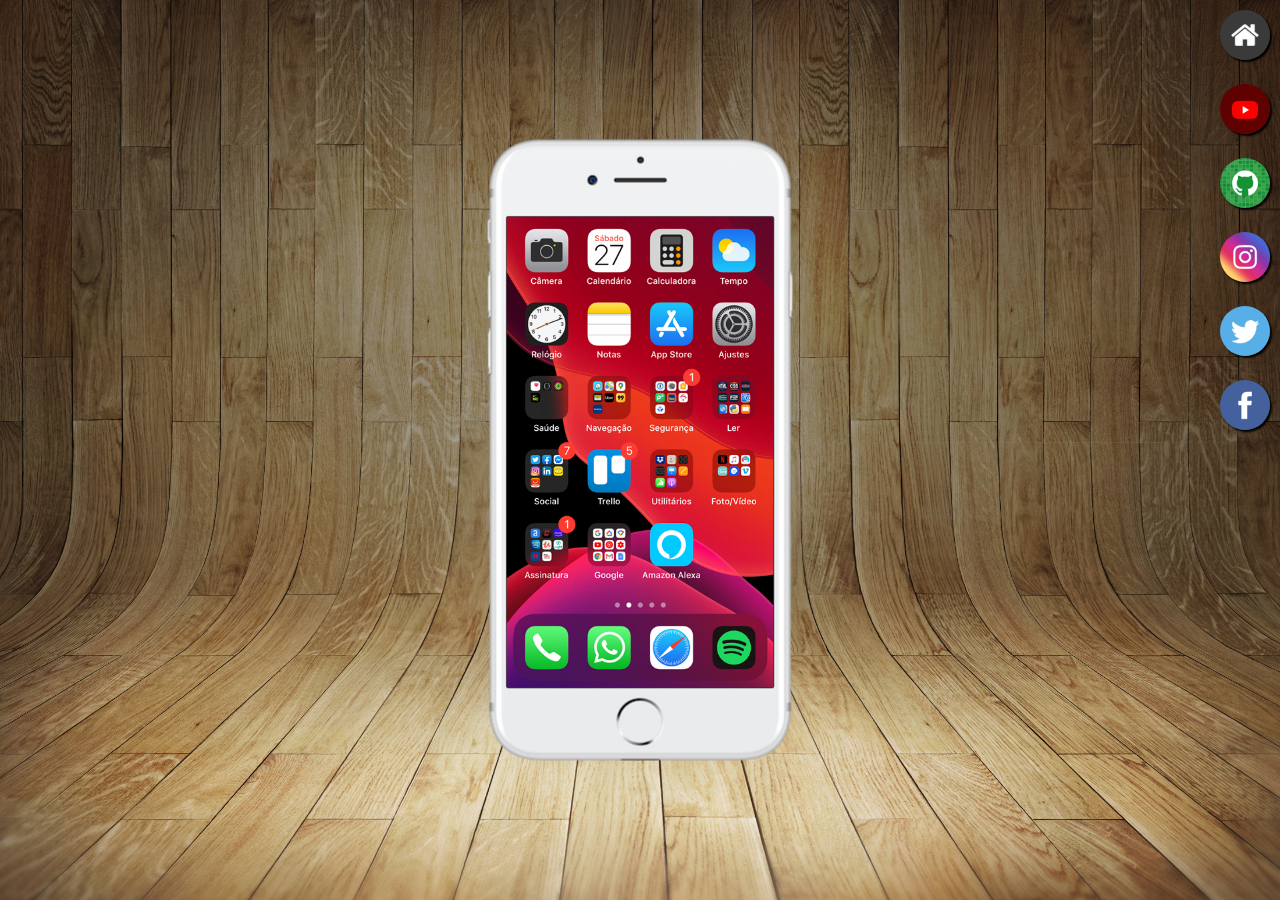
<file: index.html>
<!DOCTYPE html>
<html lang="pt-br">
<head>
    <meta charset="UTF-8">
    <meta http-equiv="X-UA-Compatible" content="IE=edge">
    <meta name="viewport" content="width=device-width, initial-scale=1.0">
    <link rel="stylesheet" href="favicon.ico">
    <link rel="stylesheet" href="estilos/style.css">
    <title>Redes Sociais</title>
</head>
<body>
    <main>
        <section id="telefone">
            <iframe src="home.html" name="tela" id="tela" frameborder="0">
                Seu navegador não é compatível com isso
            </iframe>
        </section>
        <section id="redes-sociais">
            <a href="home.html" target="tela">
                <img src="imagens/logo-home.jpg" alt="Home">
            </a><br>
            <a href="youtube.html" target="tela">
                <img src="imagens/logo-youtube.jpg" alt="">
            </a><br>
            <a href="github.html" target="tela">
                <img src="imagens/logo-github.jpg" alt="GitHub">
            </a><br>
            <a href="instagram.html" target="tela">
                <img src="imagens/logo-instagram.jpg" alt="Instagram">
            </a><br>
            <a href="twitter.html" target="tela">
                <img src="imagens/logo-twitter.jpg" alt="">
            </a><br>
            <a href="facebook.html" target="tela">
                <img src="imagens/logo-facebook.jpg" alt="">
            </a>
        </section> 
    </main>
</body>
</html>
</file>
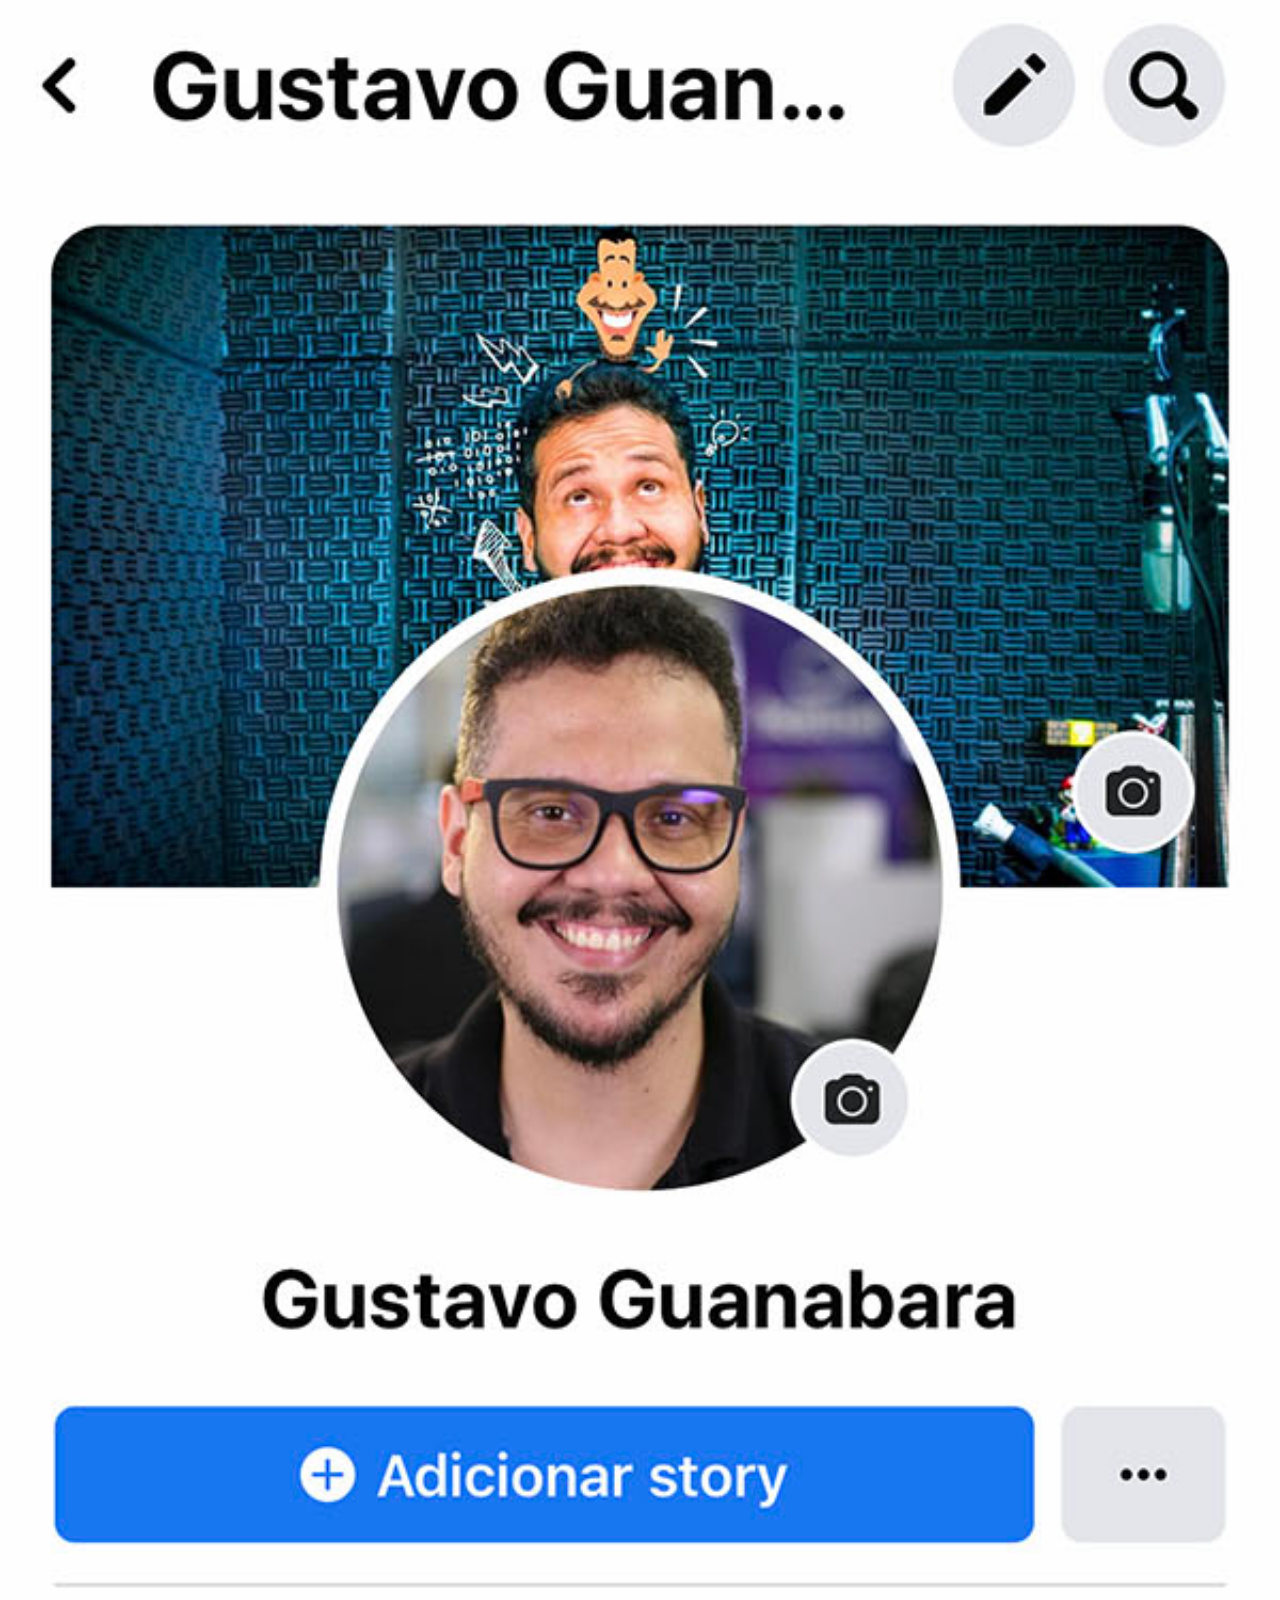
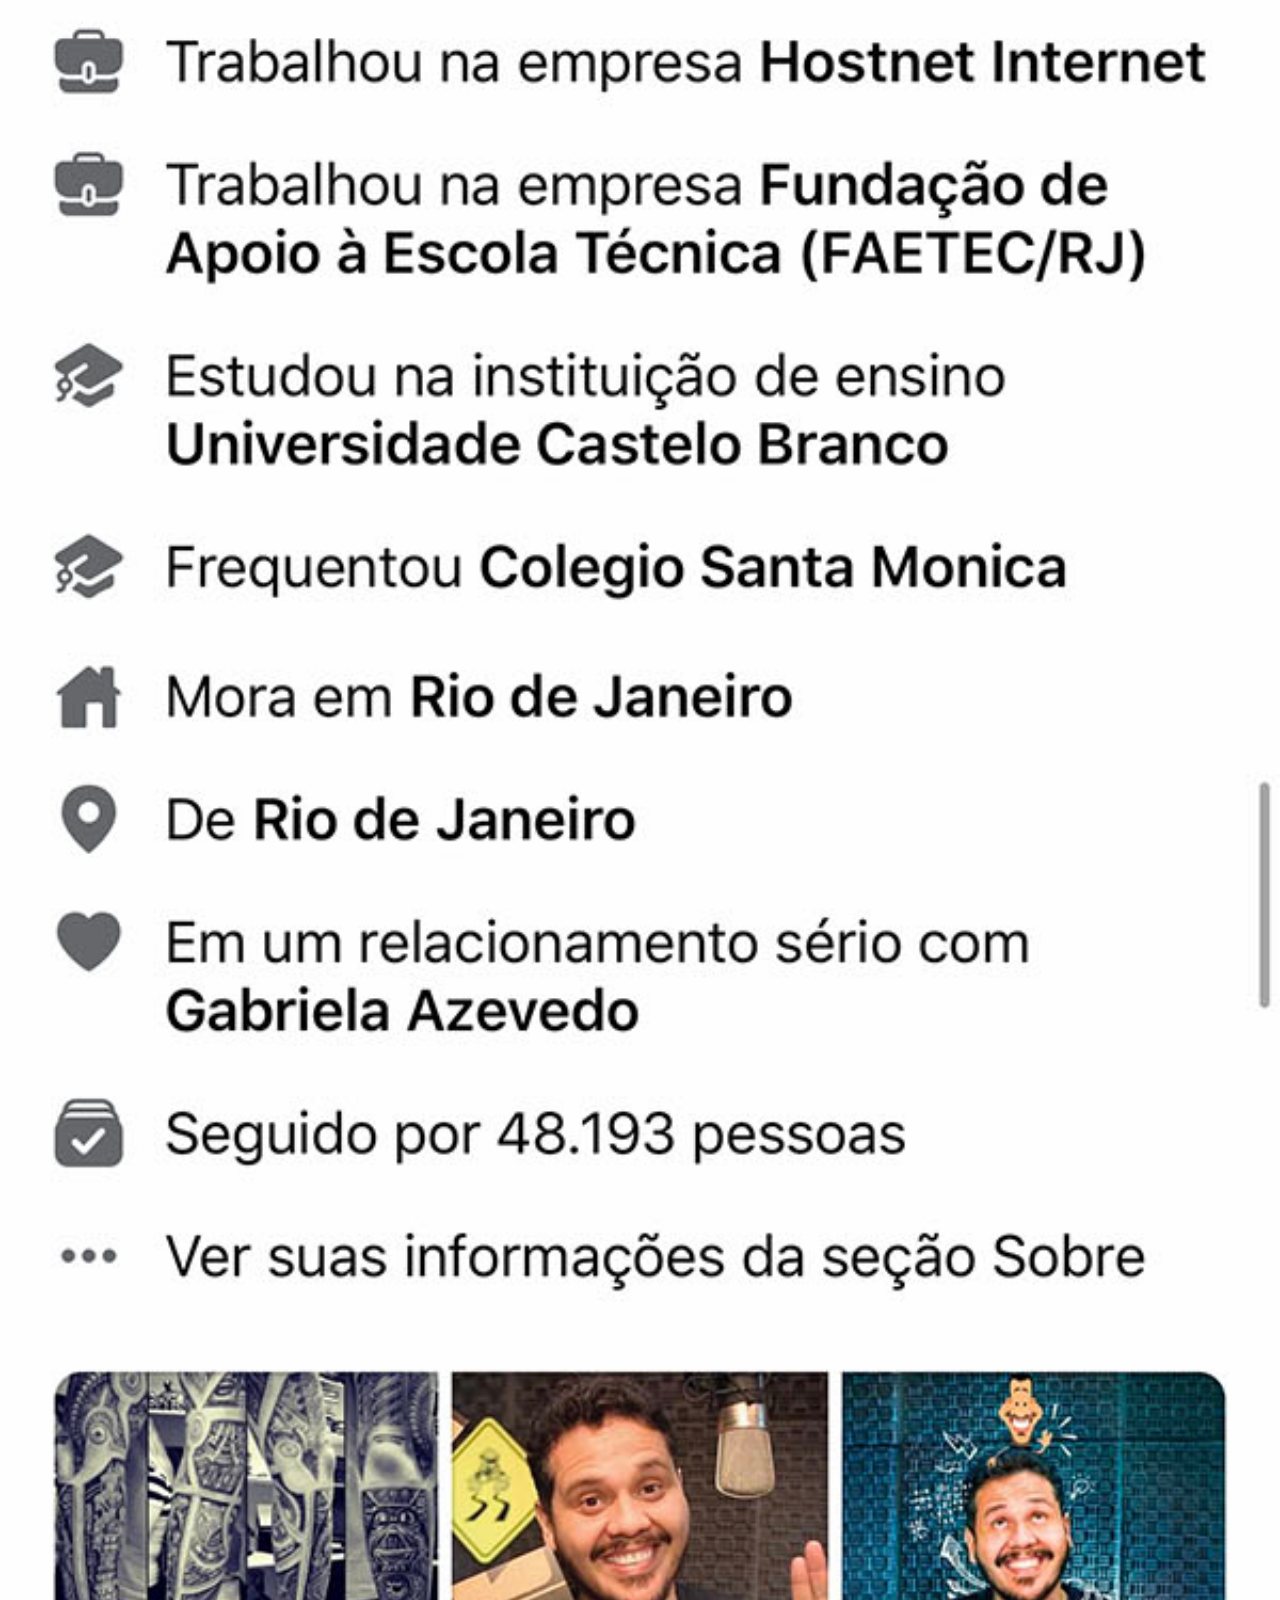
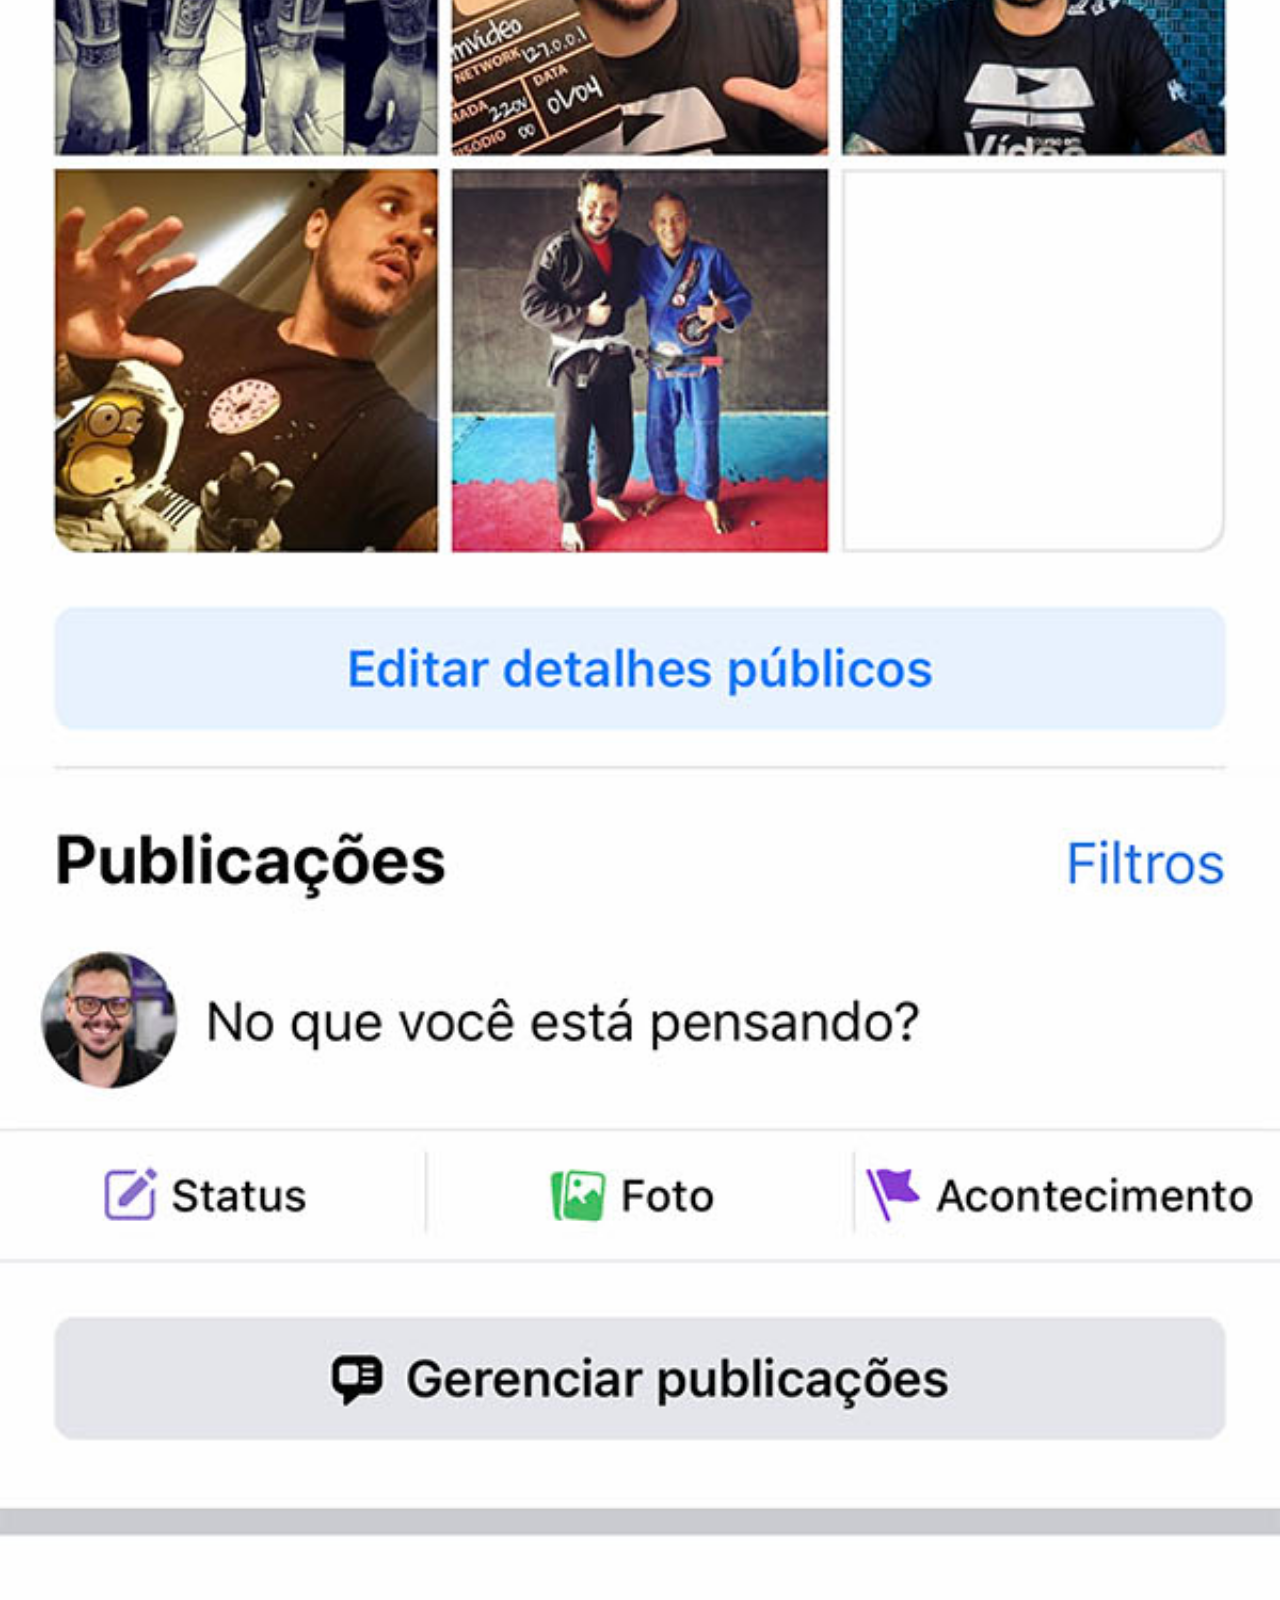
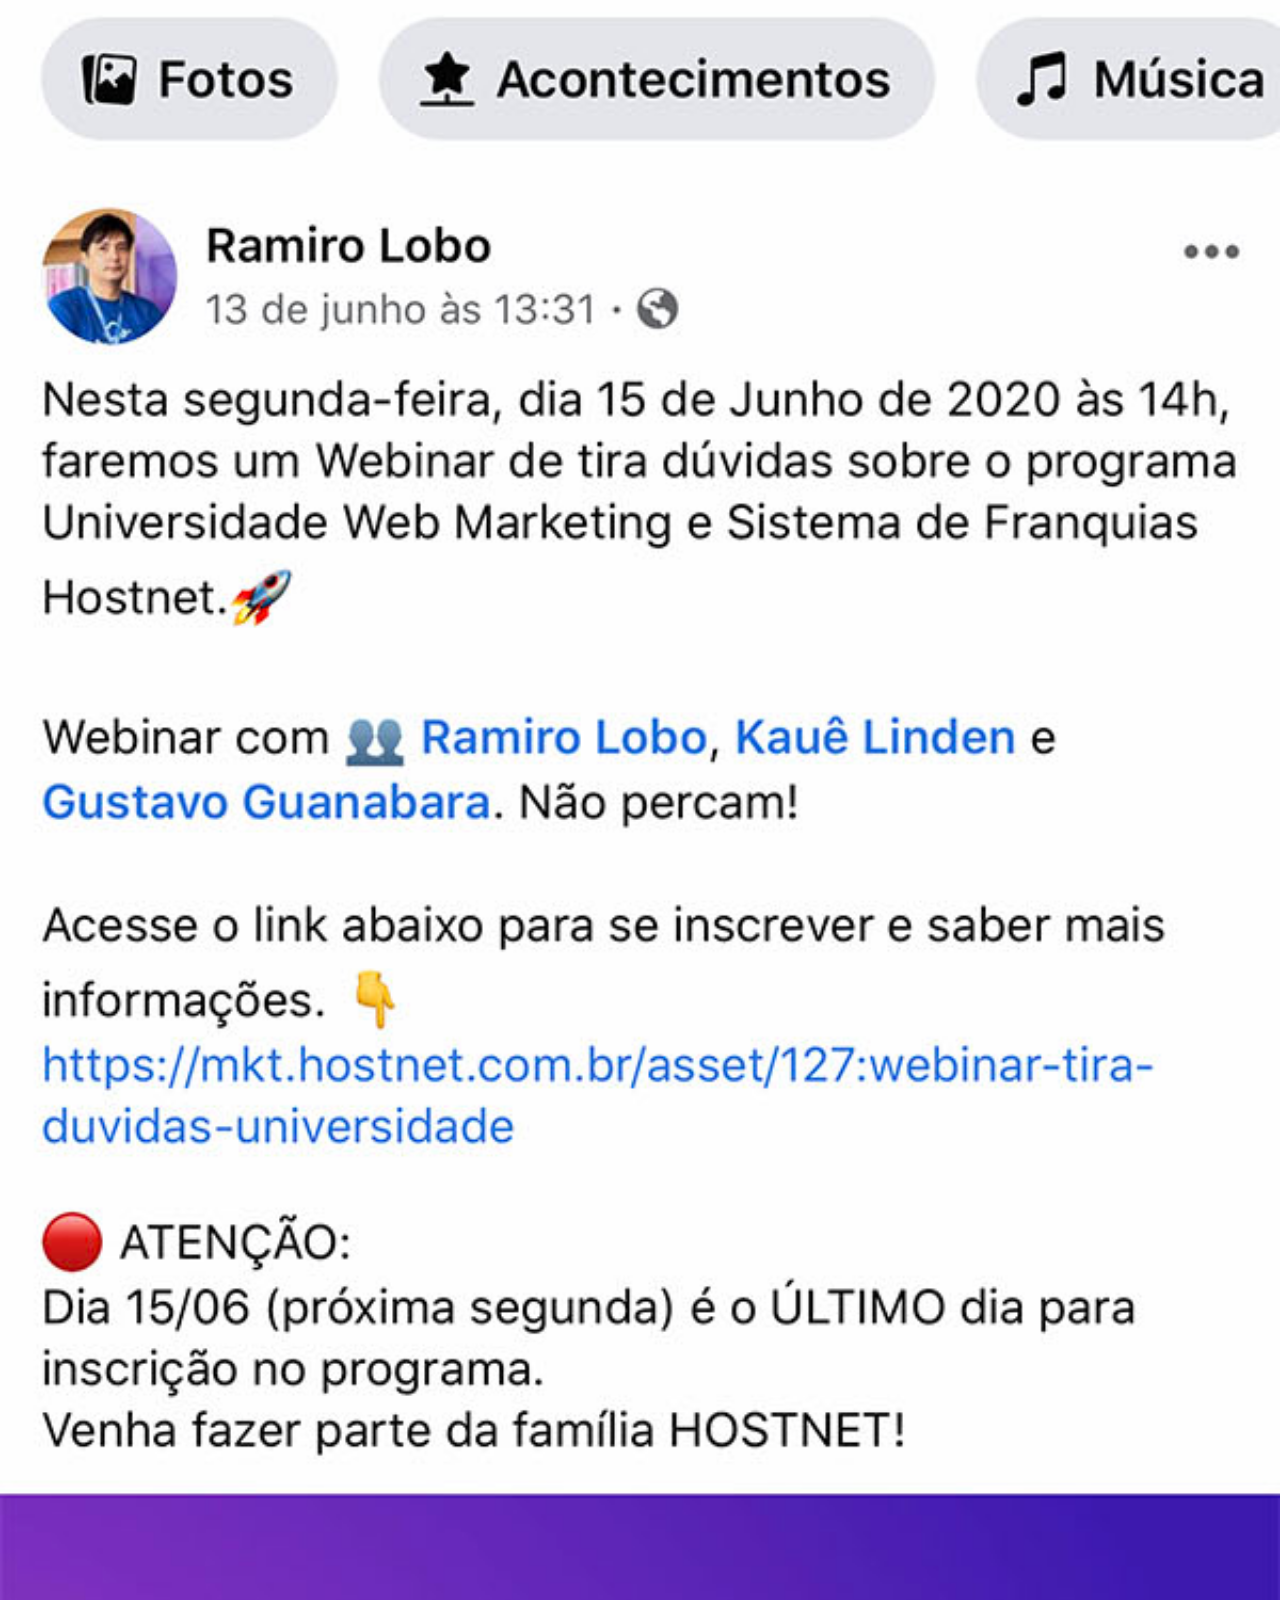
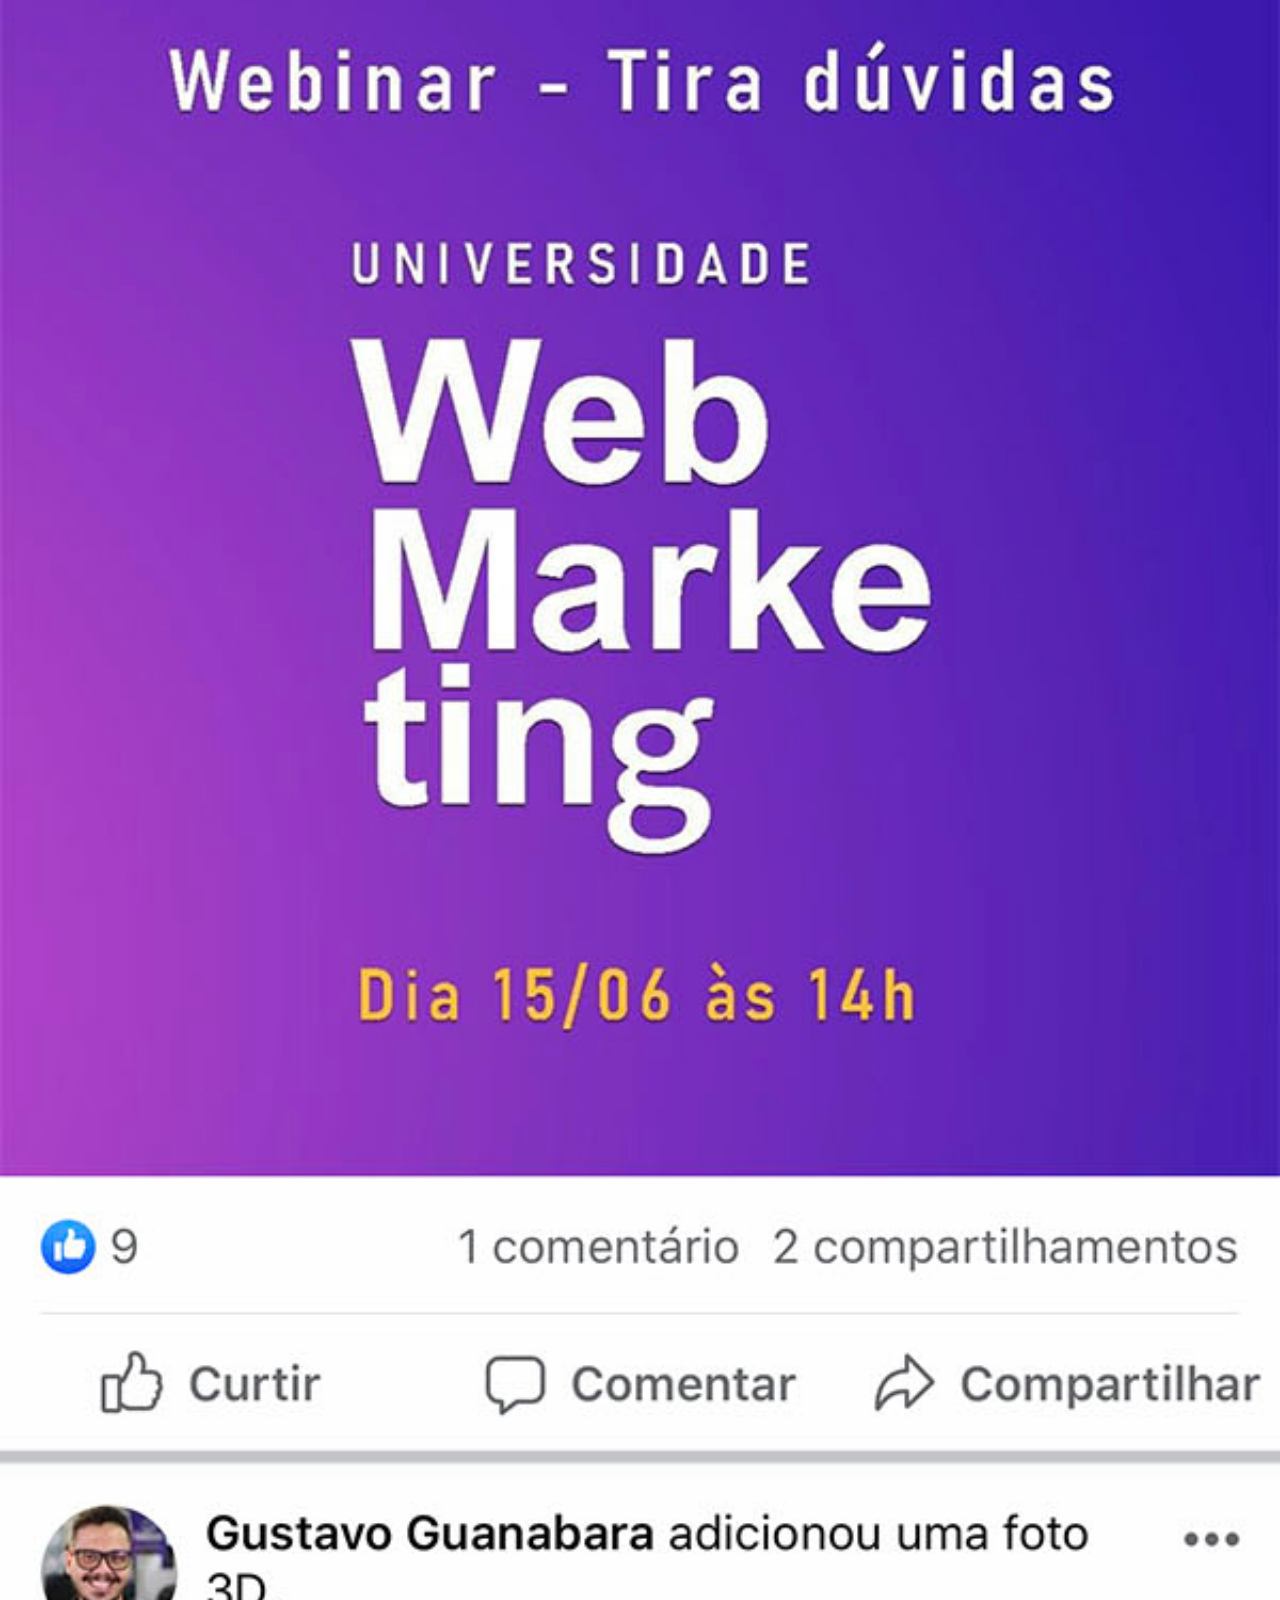
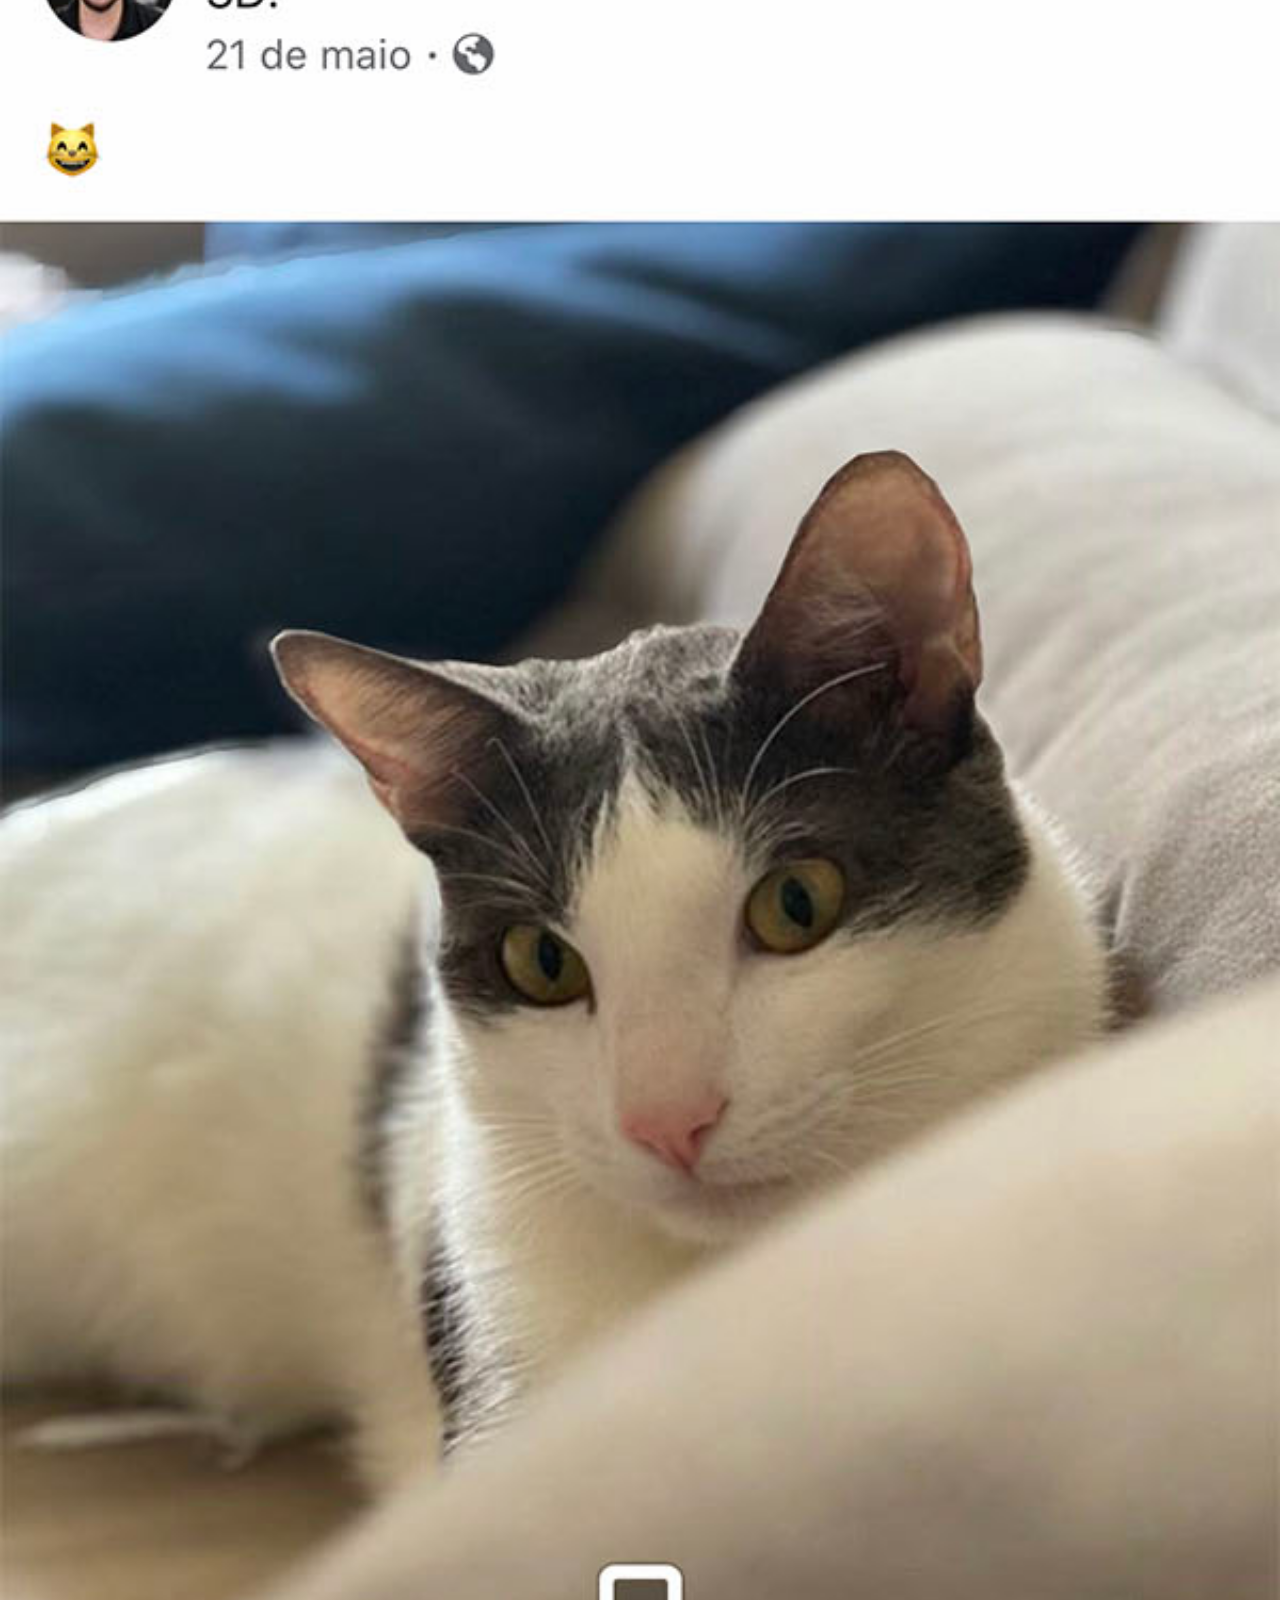
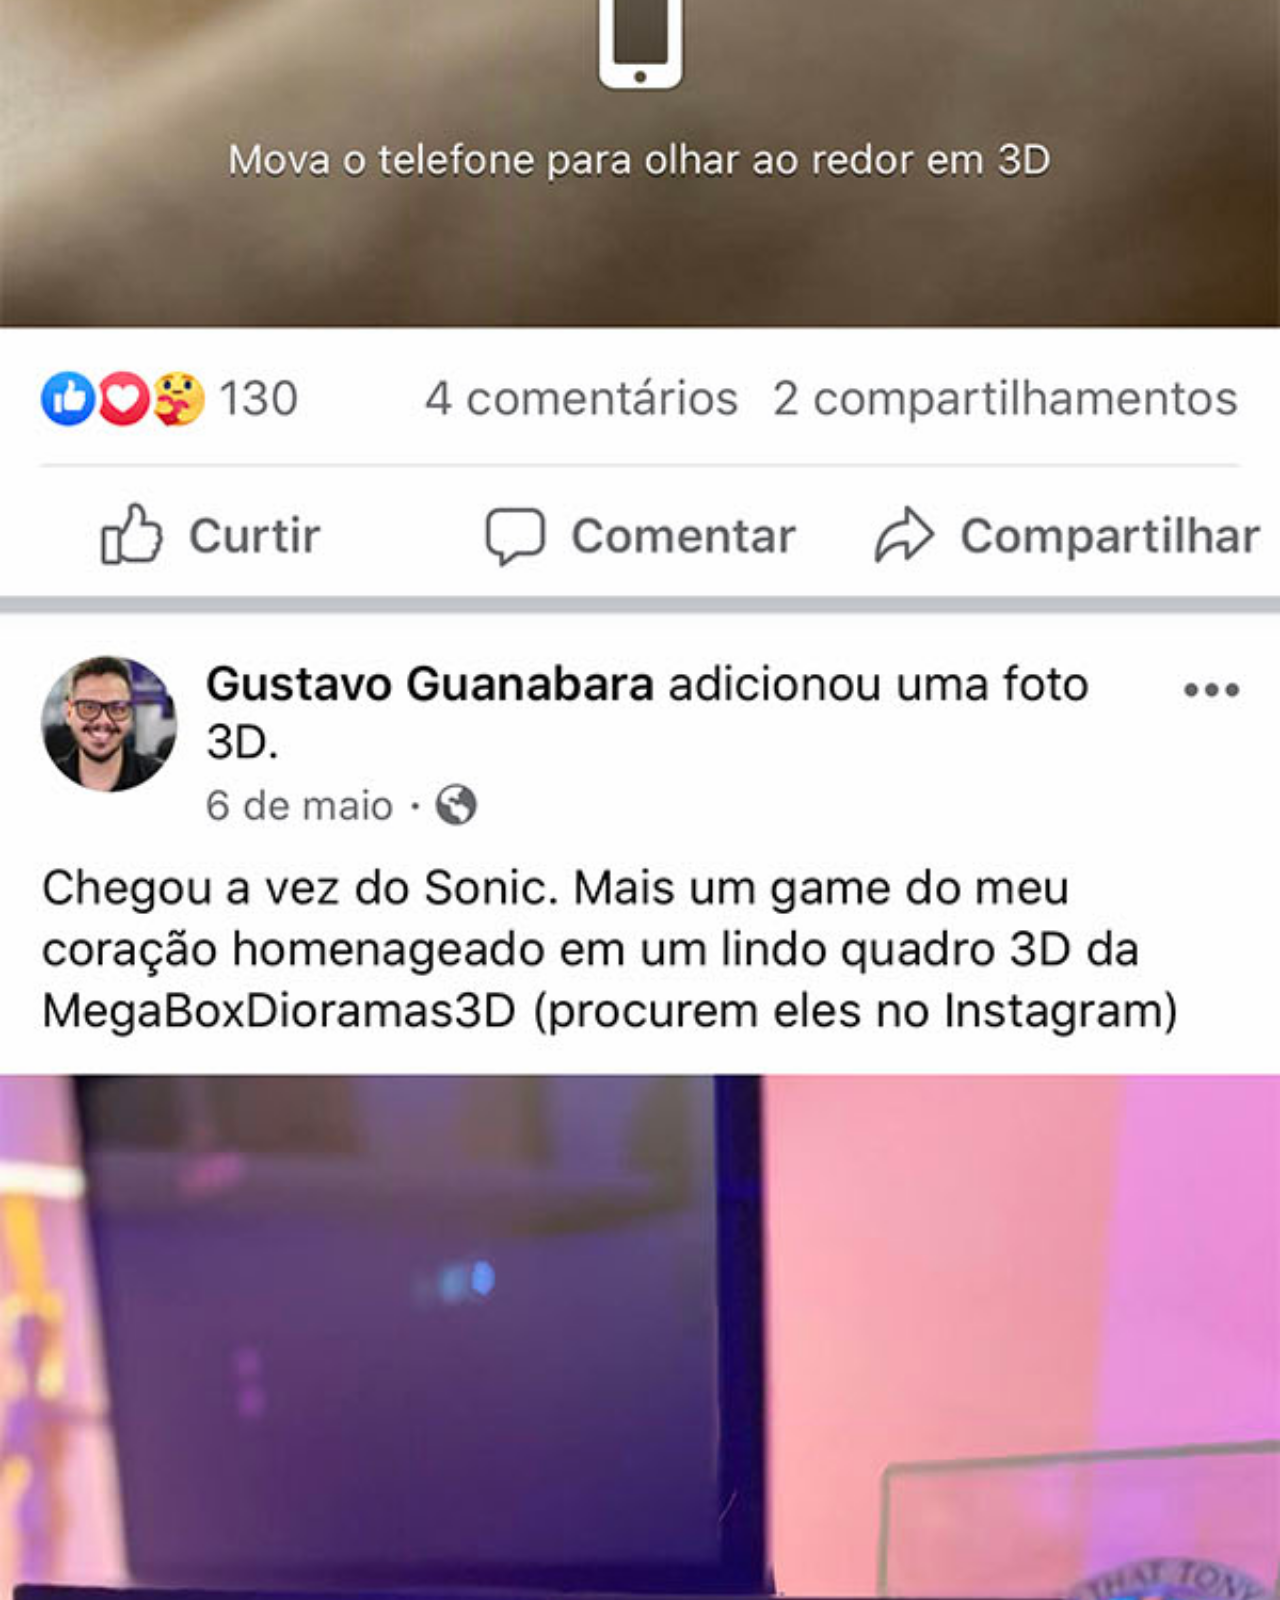
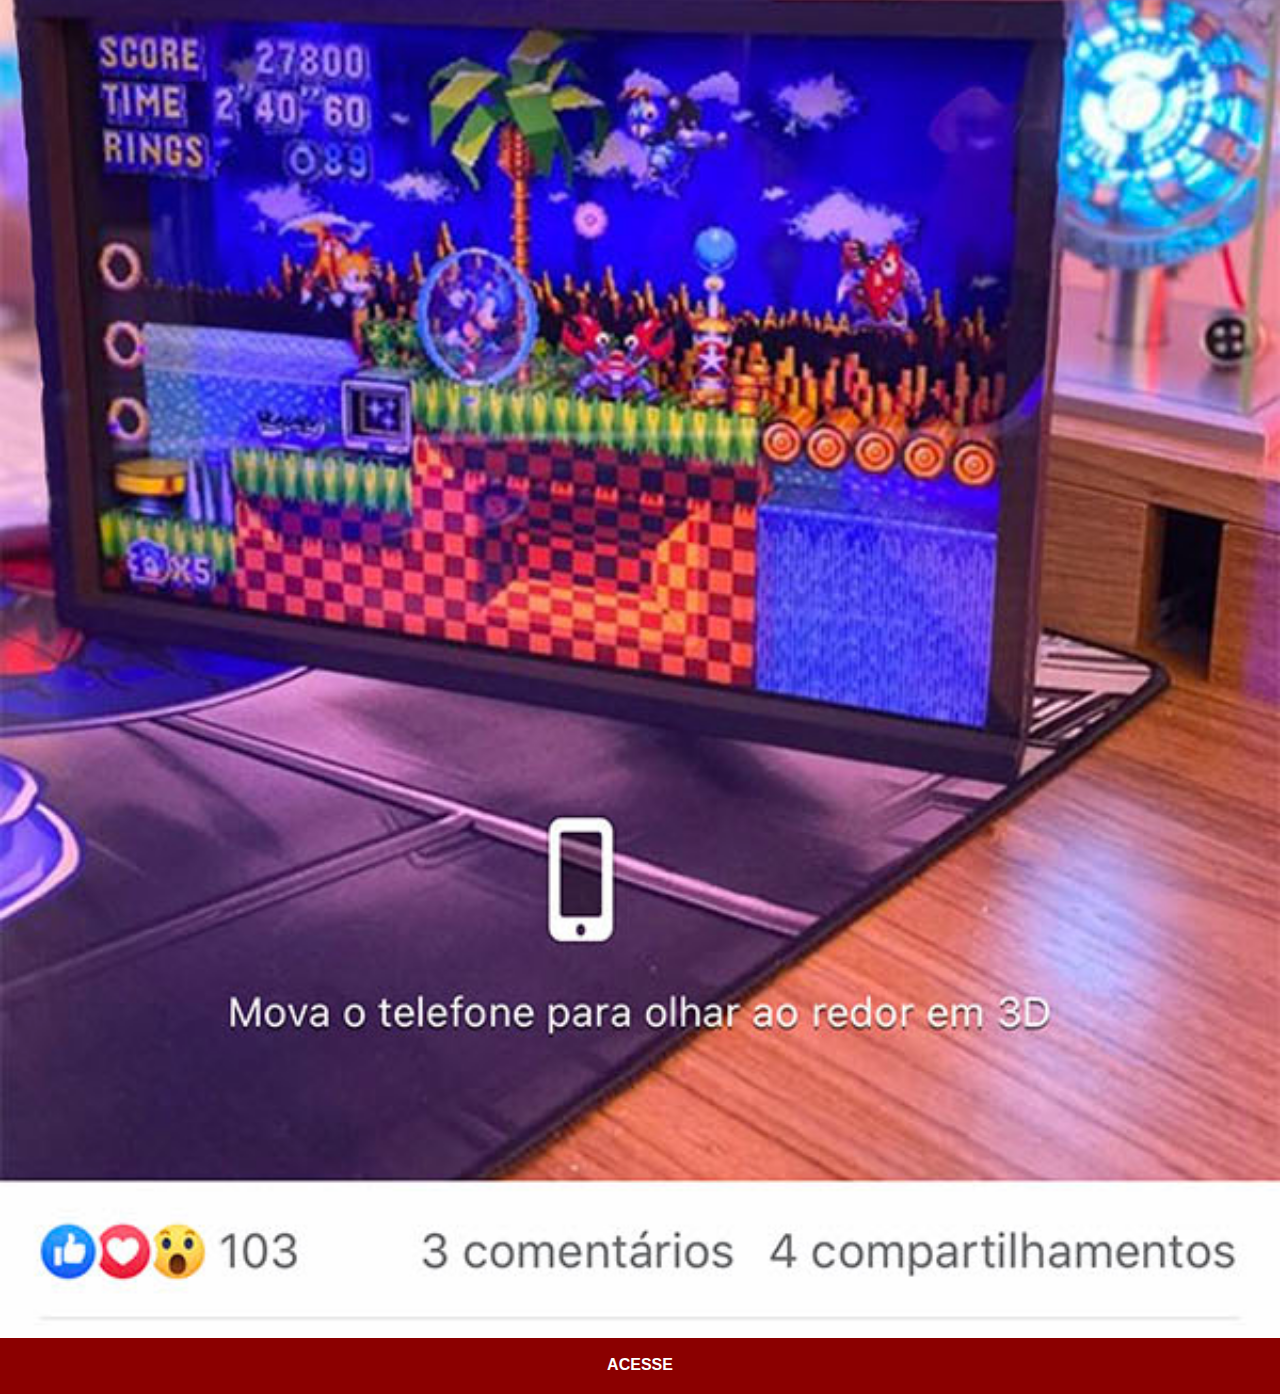
<file: facebook.html>
<!DOCTYPE html>
<html lang="pt-br">
<head>
    <meta charset="UTF-8">
    <meta http-equiv="X-UA-Compatible" content="IE=edge">
    <meta name="viewport" content="width=device-width, initial-scale=1.0">
    <link rel="stylesheet" href="estilos/social.css">
    <title>Facebook</title>
</head>
<body>
    <img src="imagens/tela-facebook.jpg" alt="facebook">
    <a href="https://pt-br.facebook.com/gustavoguanabara/" target="_blank">ACESSE</a>
</body>
</html>
</file>
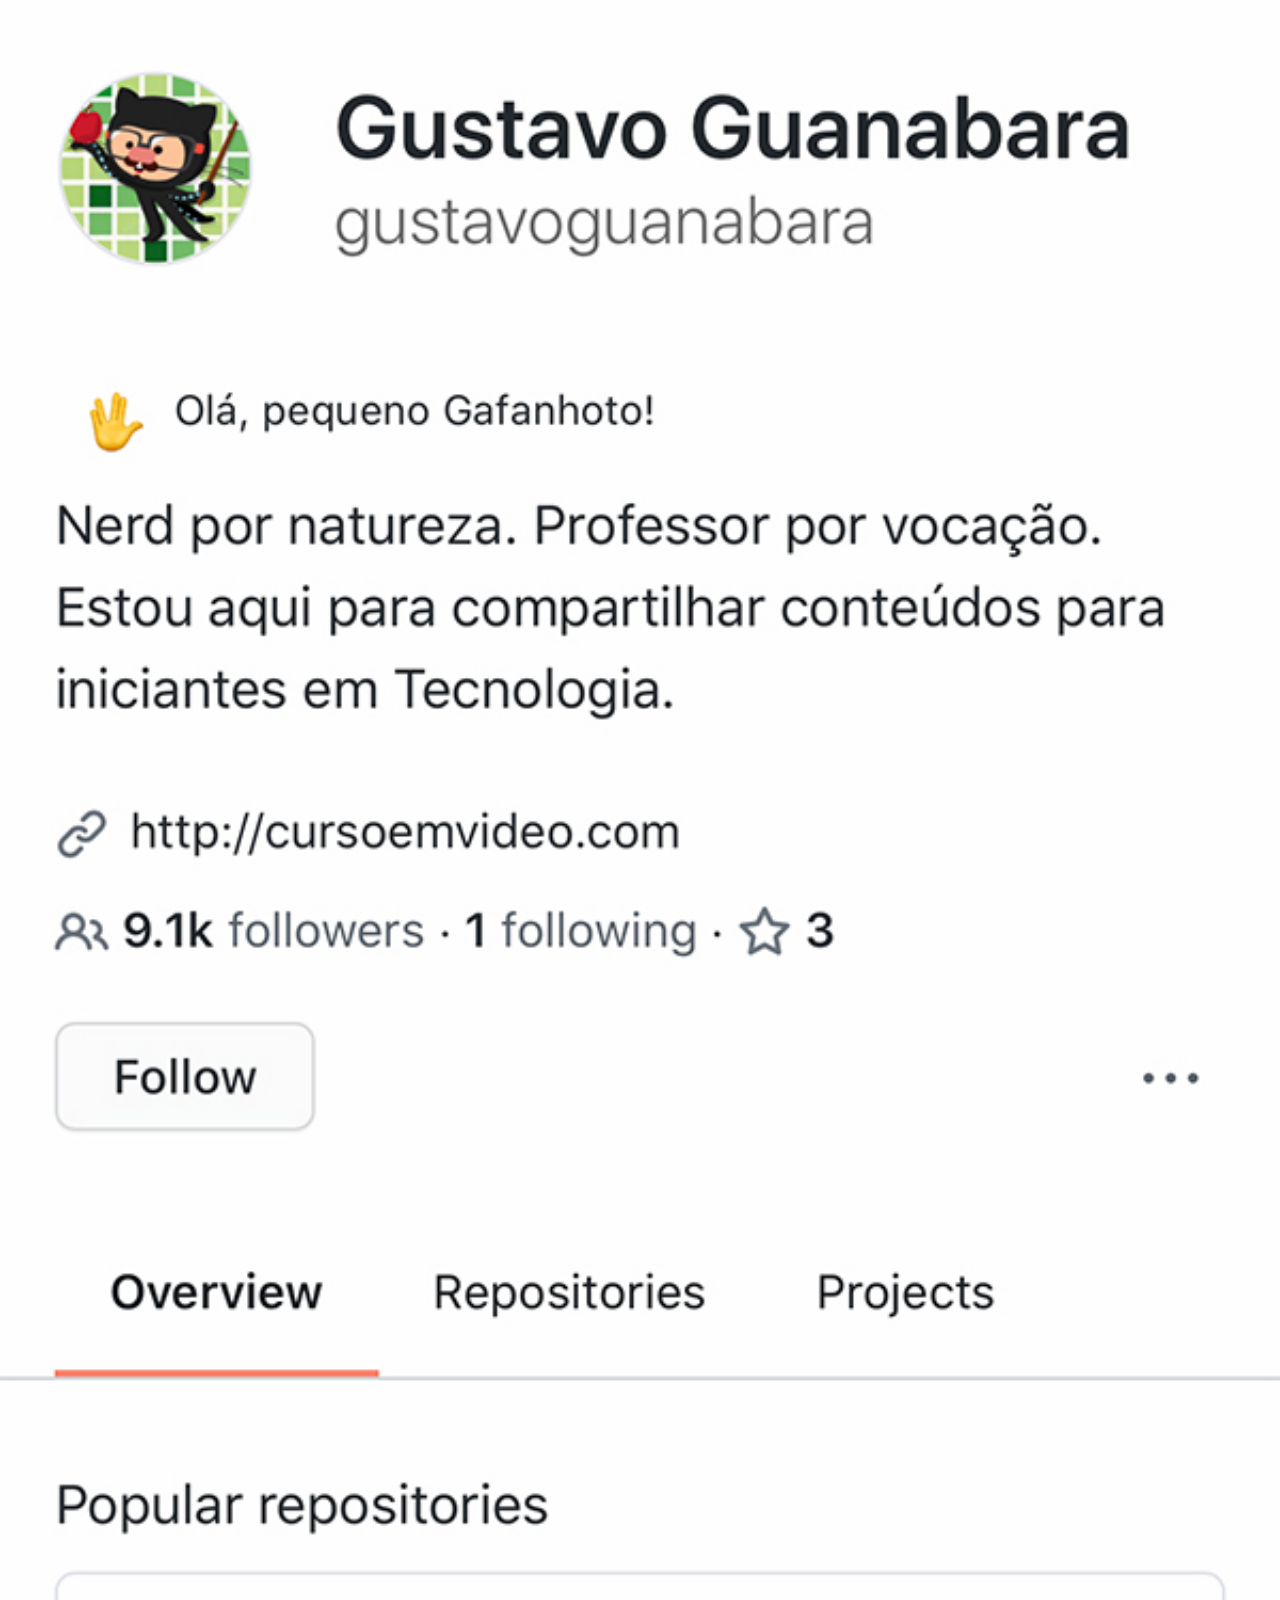
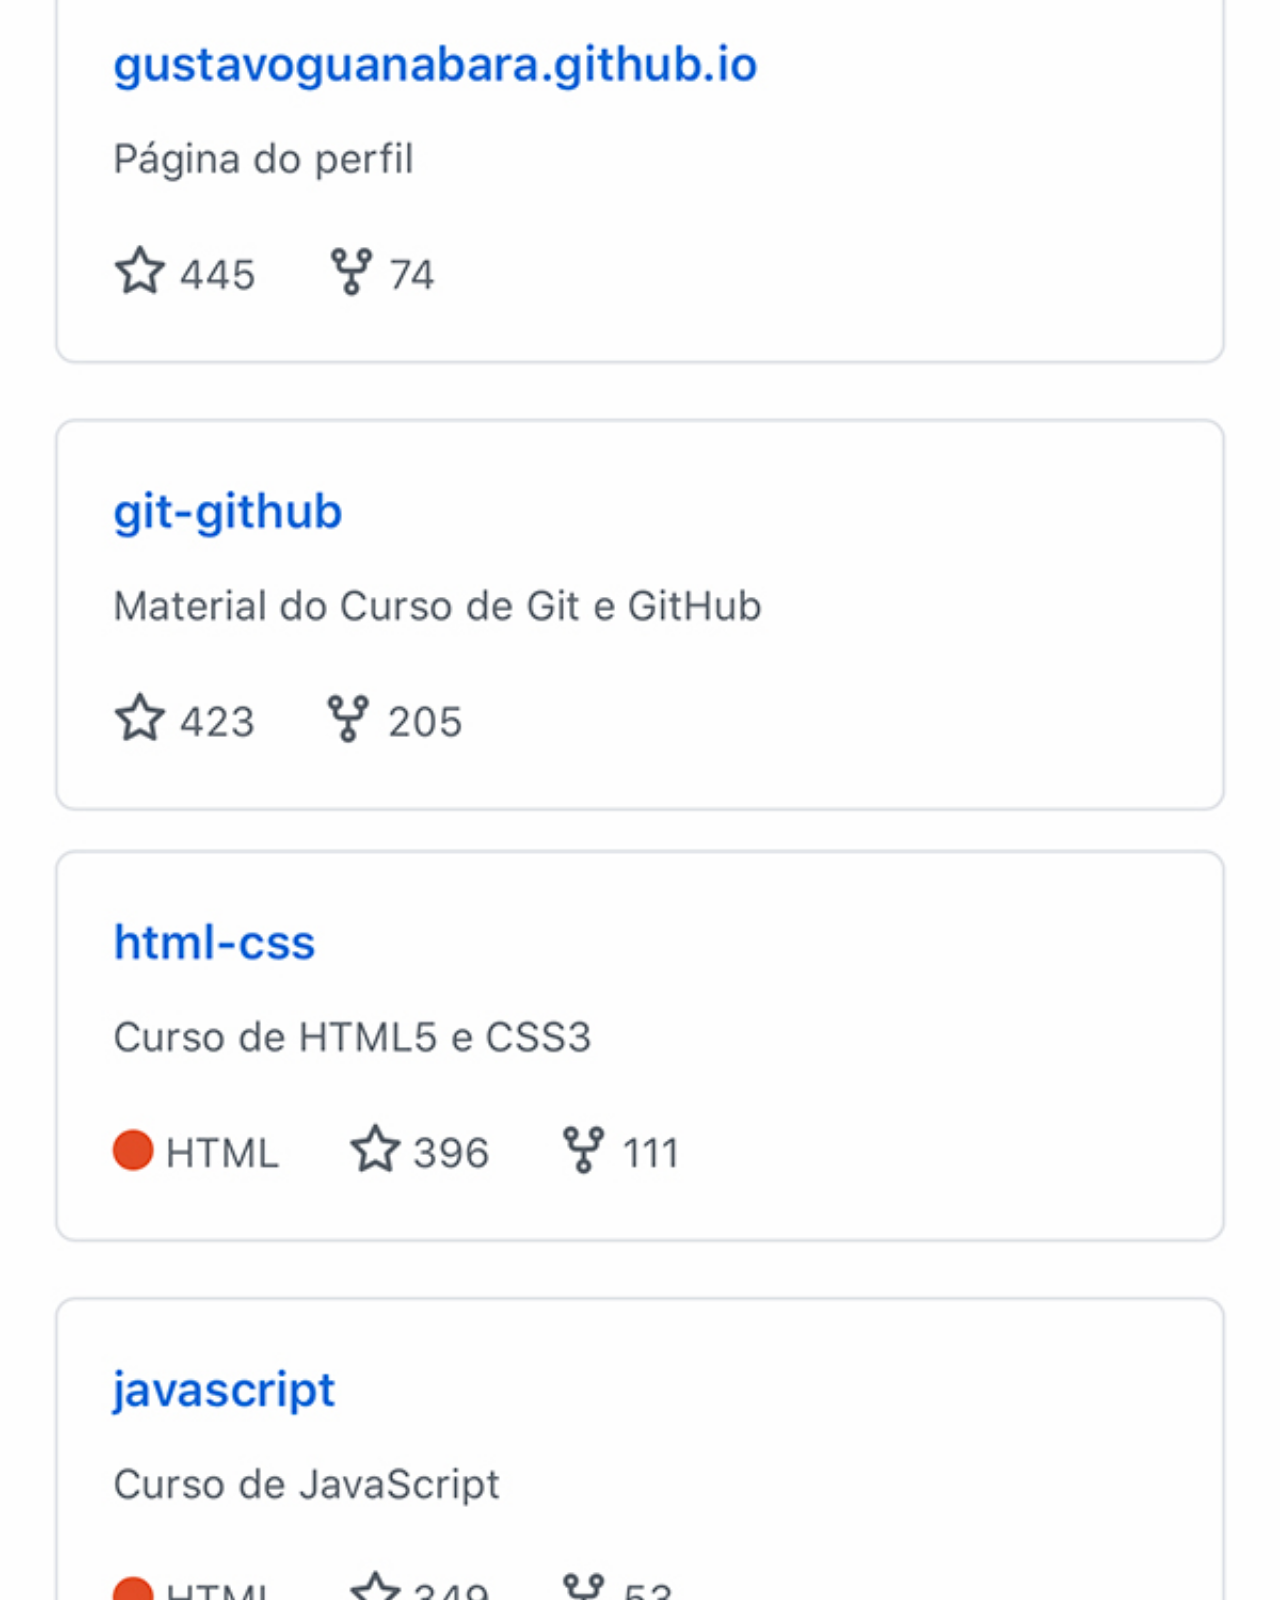
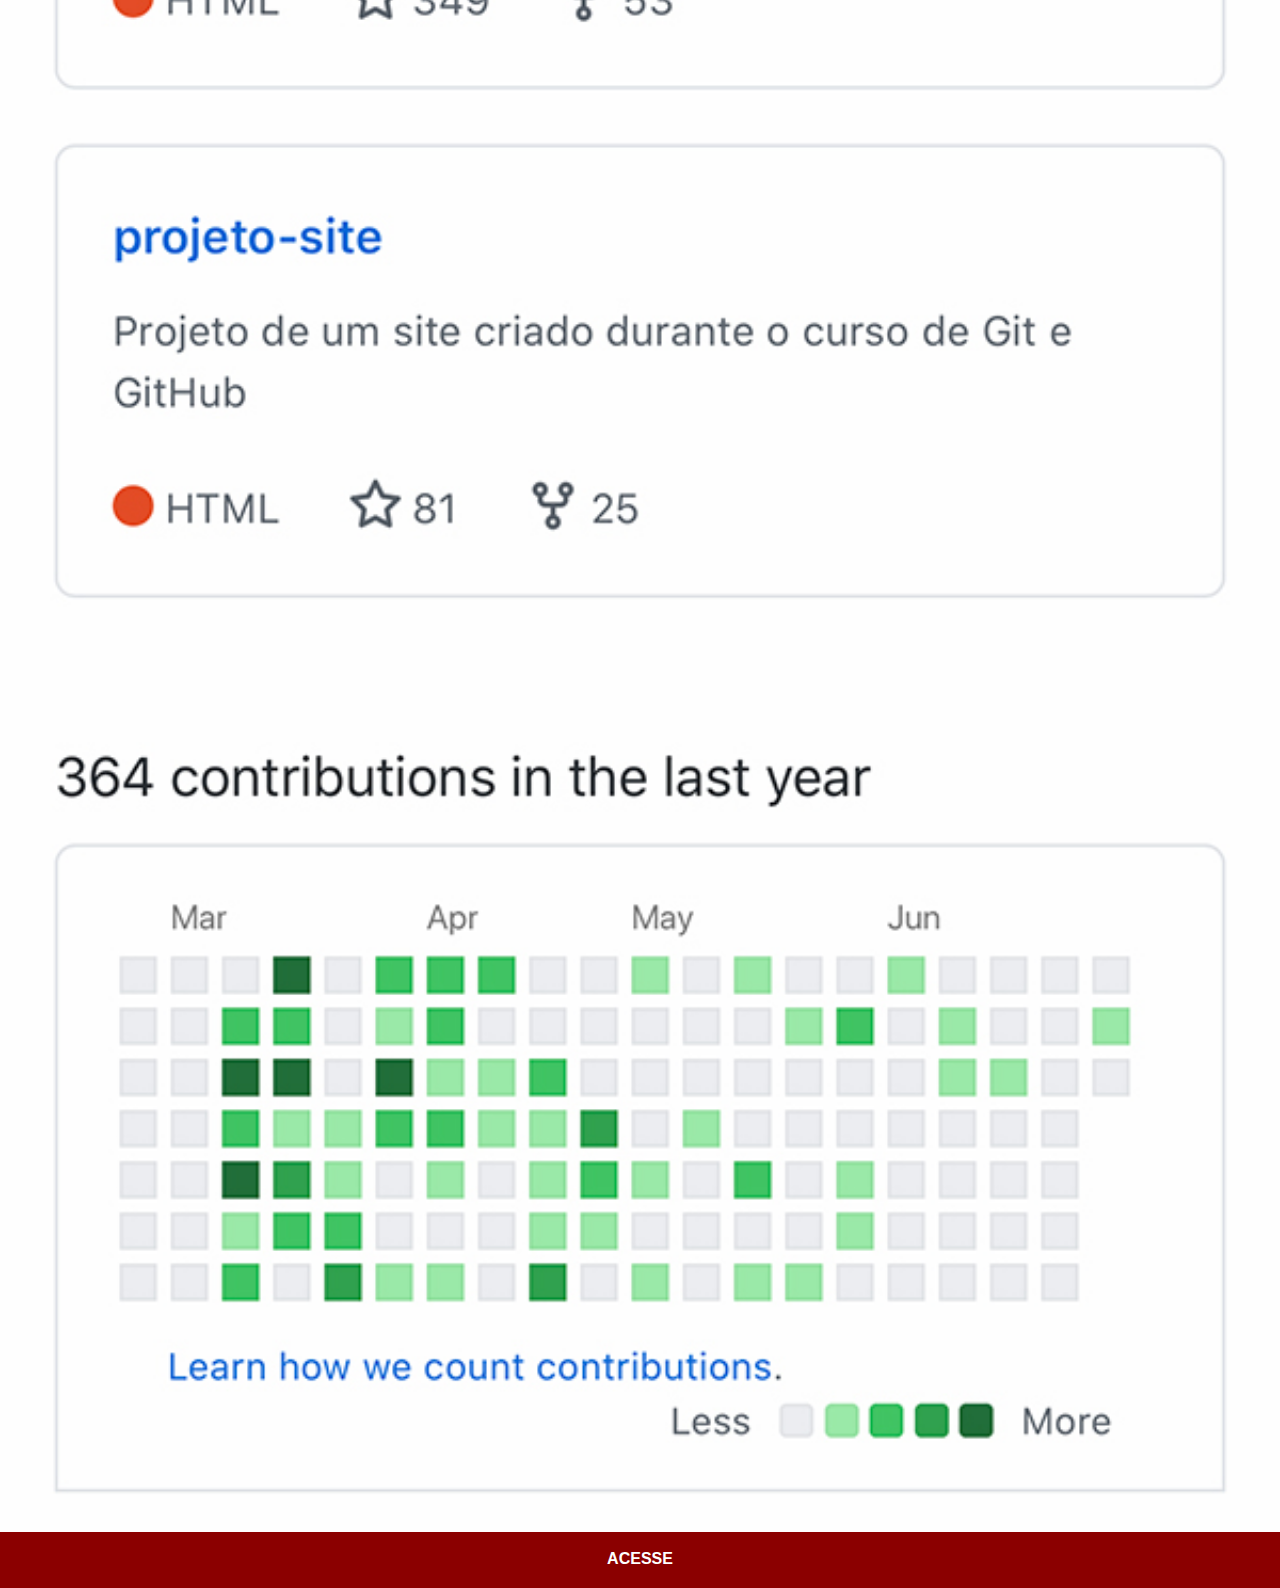
<file: github.html>
<!DOCTYPE html>
<html lang="pt-br">
<head>
    <meta charset="UTF-8">
    <meta http-equiv="X-UA-Compatible" content="IE=edge">
    <meta name="viewport" content="width=device-width, initial-scale=1.0">
    <title>GitHub</title>
    <link rel="stylesheet" href="estilos/social.css">
</head>
<body>
    <img src="imagens/tela-github.jpg" alt="GitHub">
    <a href="https://github.com/gustavoguanabara" target="_blank">ACESSE</a>
</body>
</html>
</file>
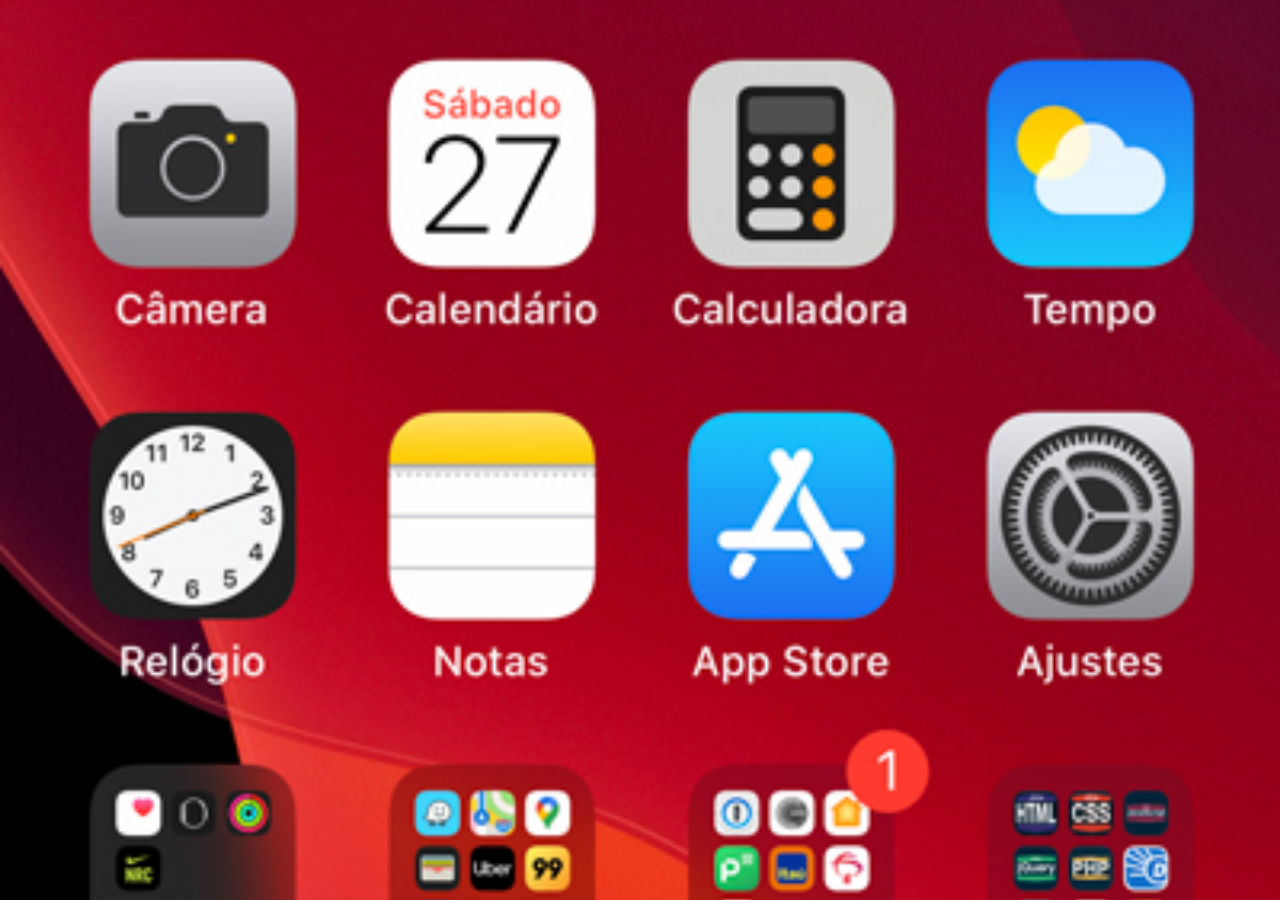
<file: home.html>
<!DOCTYPE html>
<html lang="pt-br">
<head>
    <meta charset="UTF-8">
    <meta http-equiv="X-UA-Compatible" content="IE=edge">
    <meta name="viewport" content="width=device-width, initial-scale=1.0">
    <title>Home</title>
    <style>
        *{
            margin:0px;
            padding:0px;
        }

        body{
            width:100vw;
            height:100vh;
            background:black url('imagens/tela-home.jpg') no-repeat top center;
            background-size: cover;
        }
    </style>
</head>
<body>
    
</body>
</html>
</file>
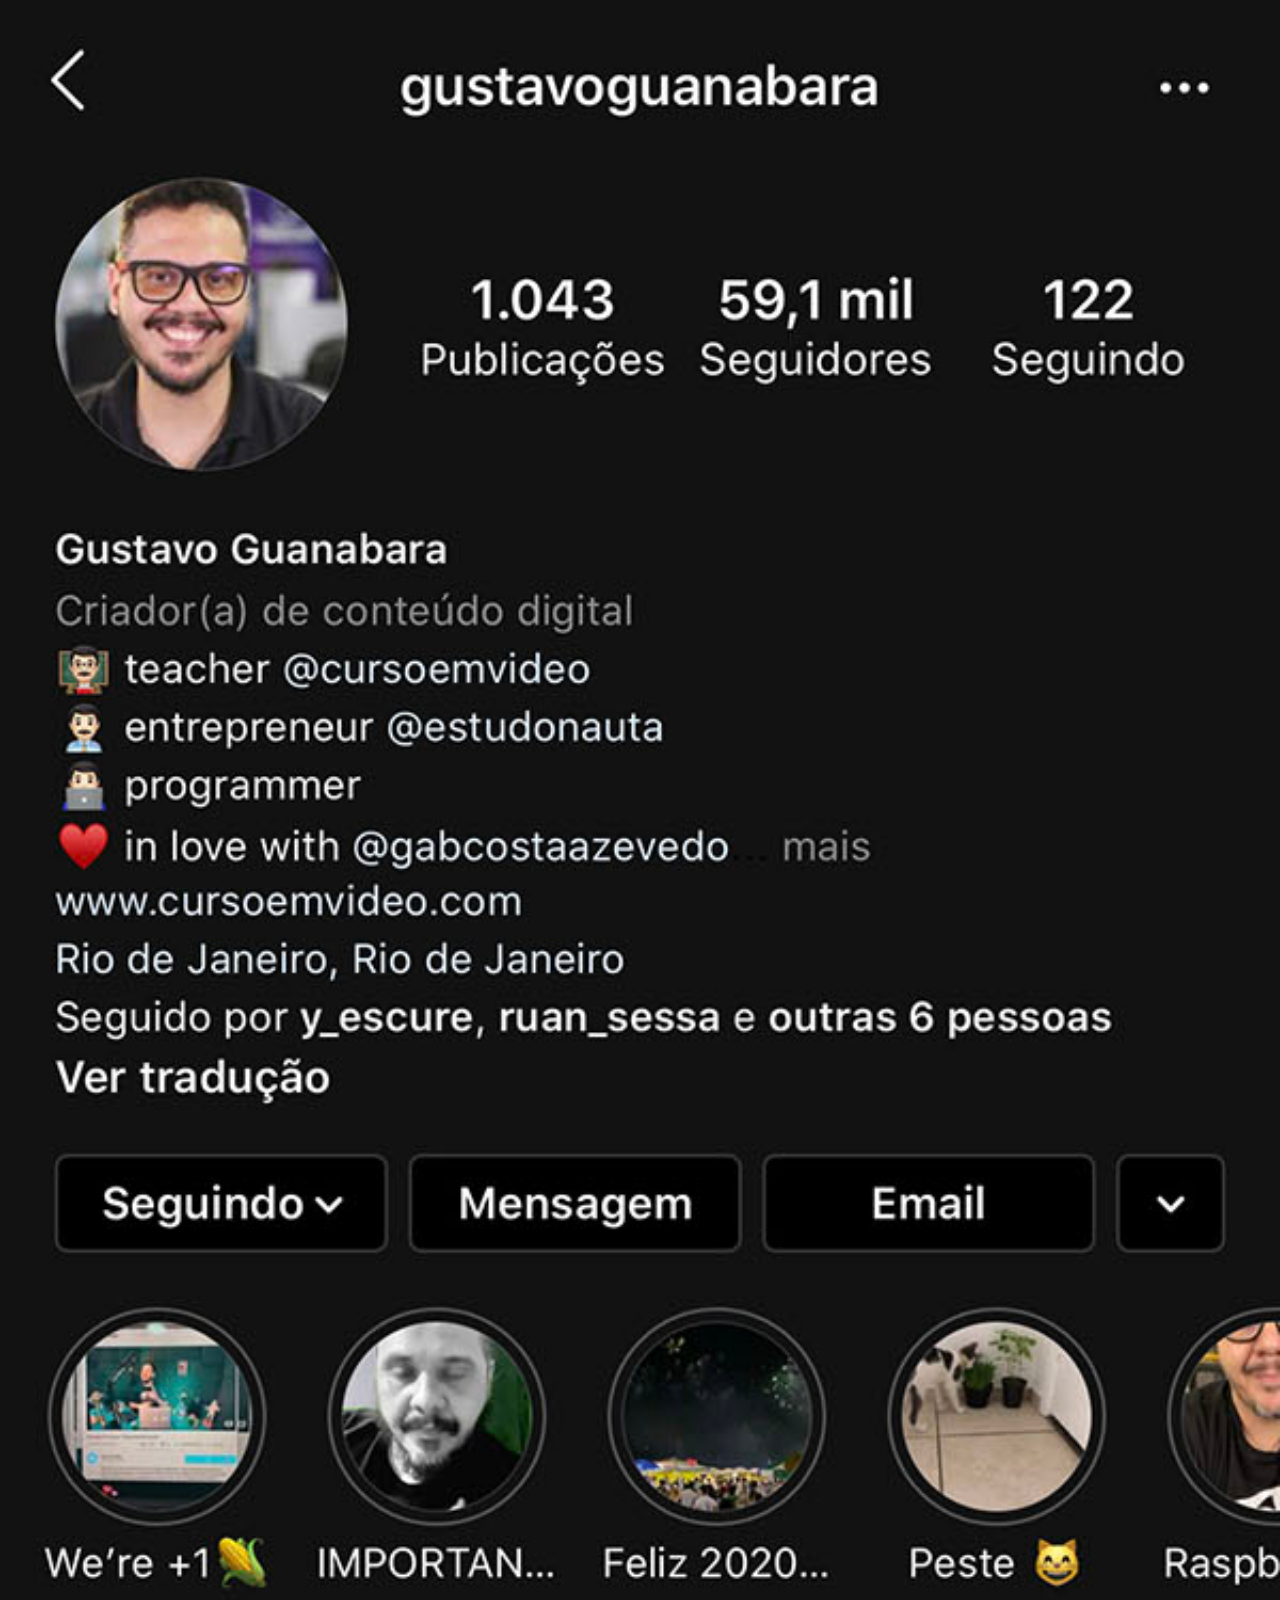
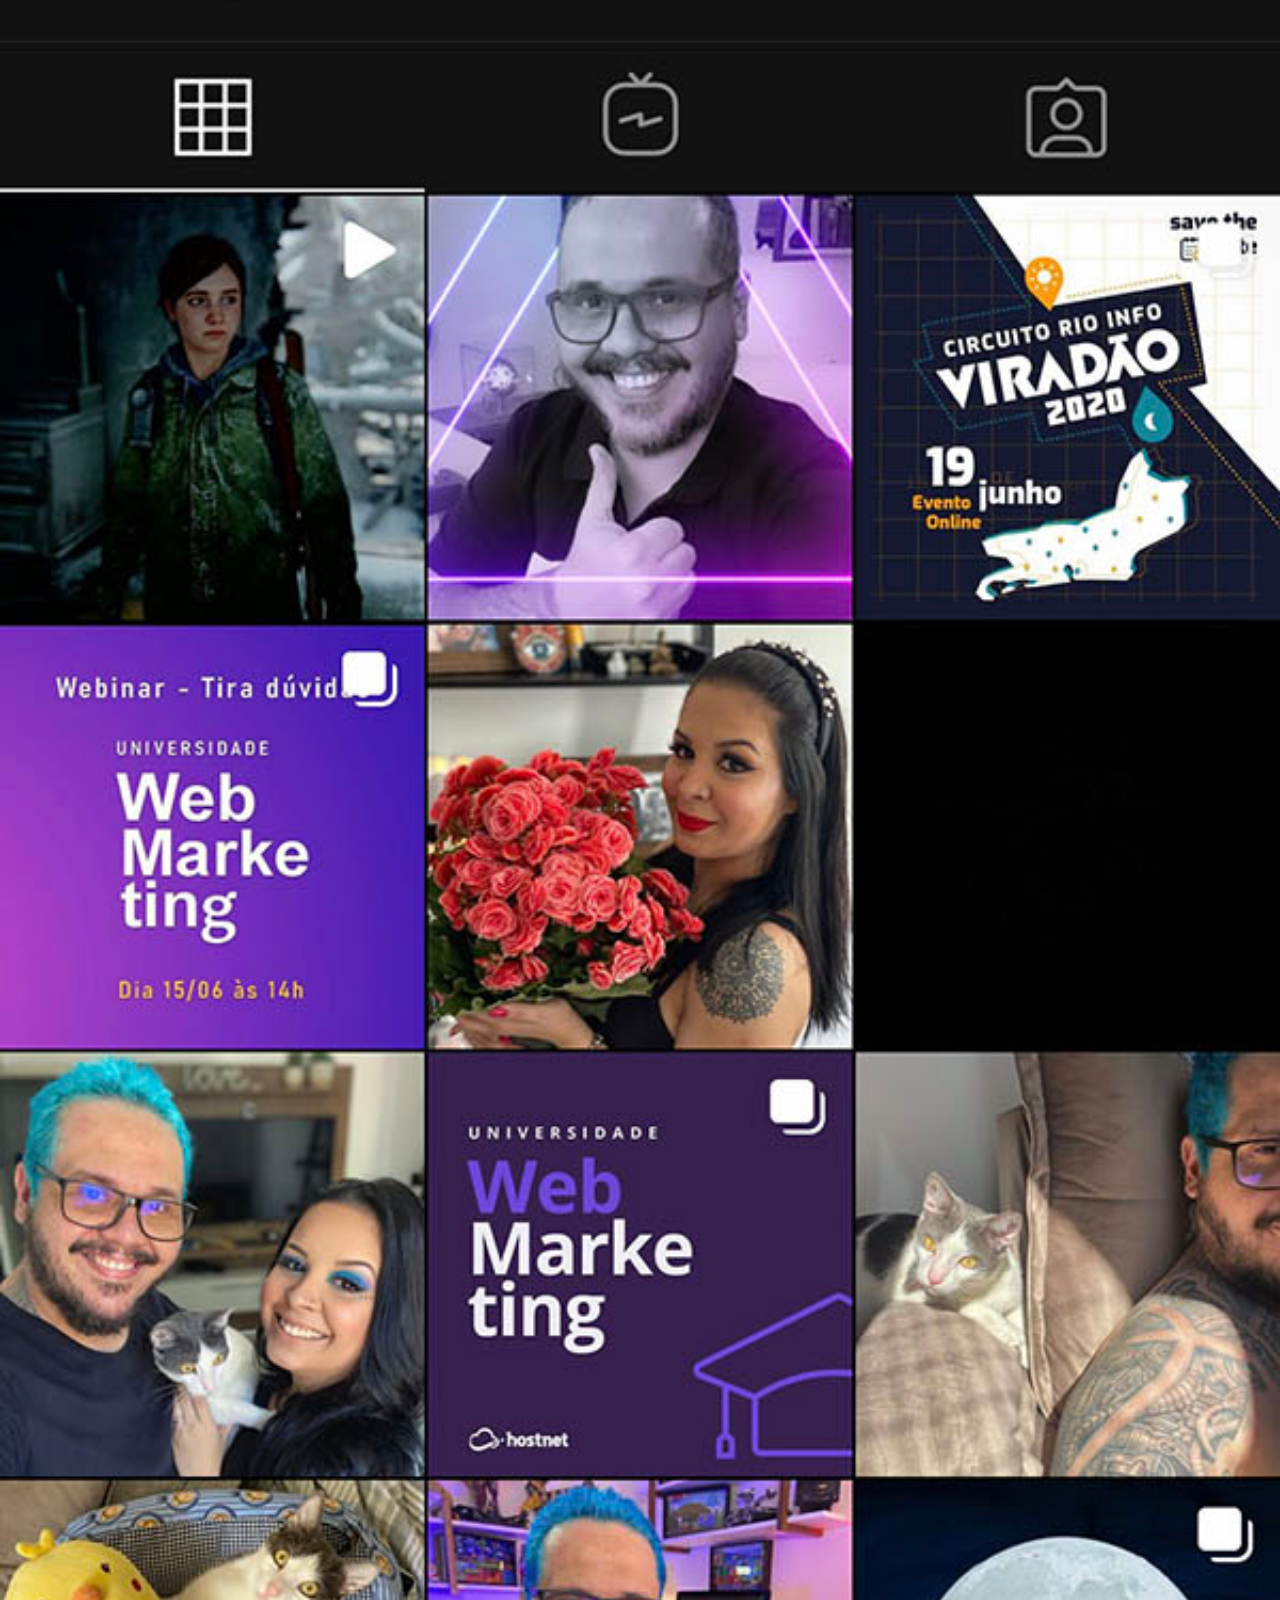
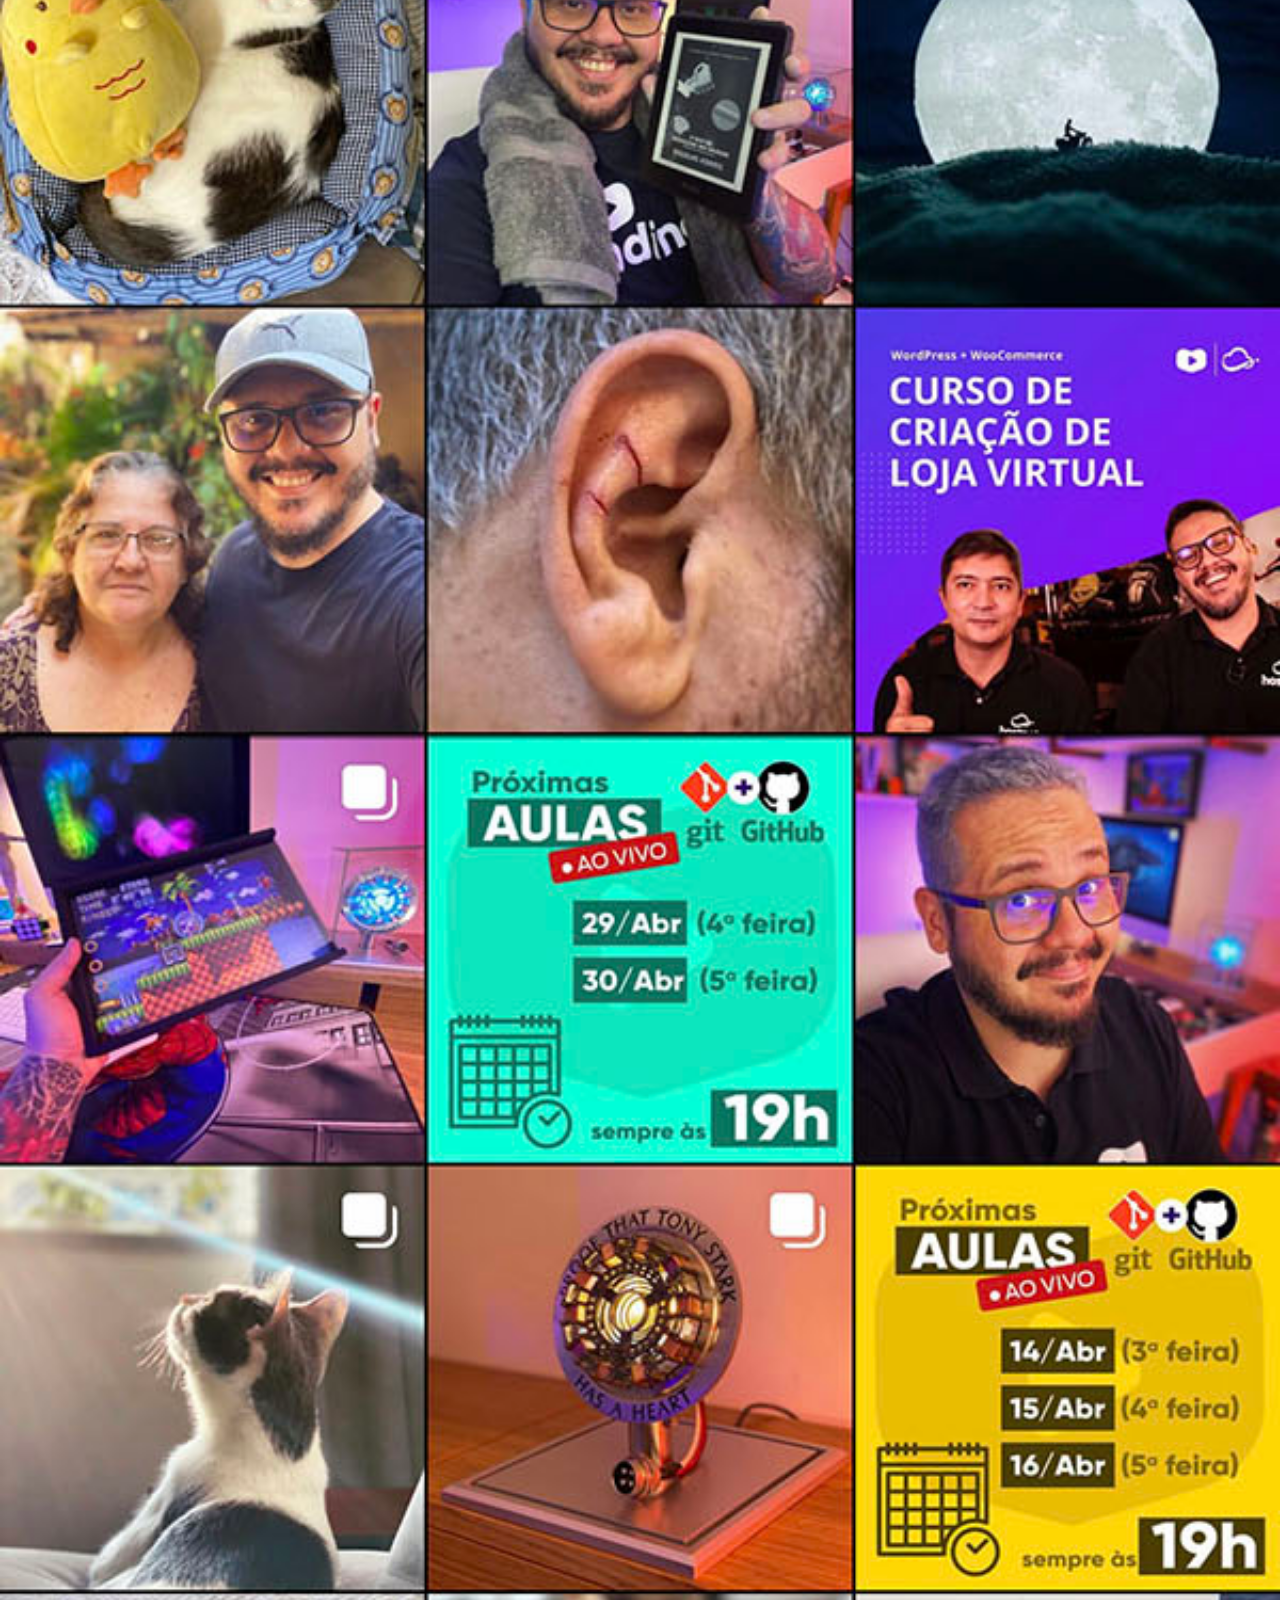
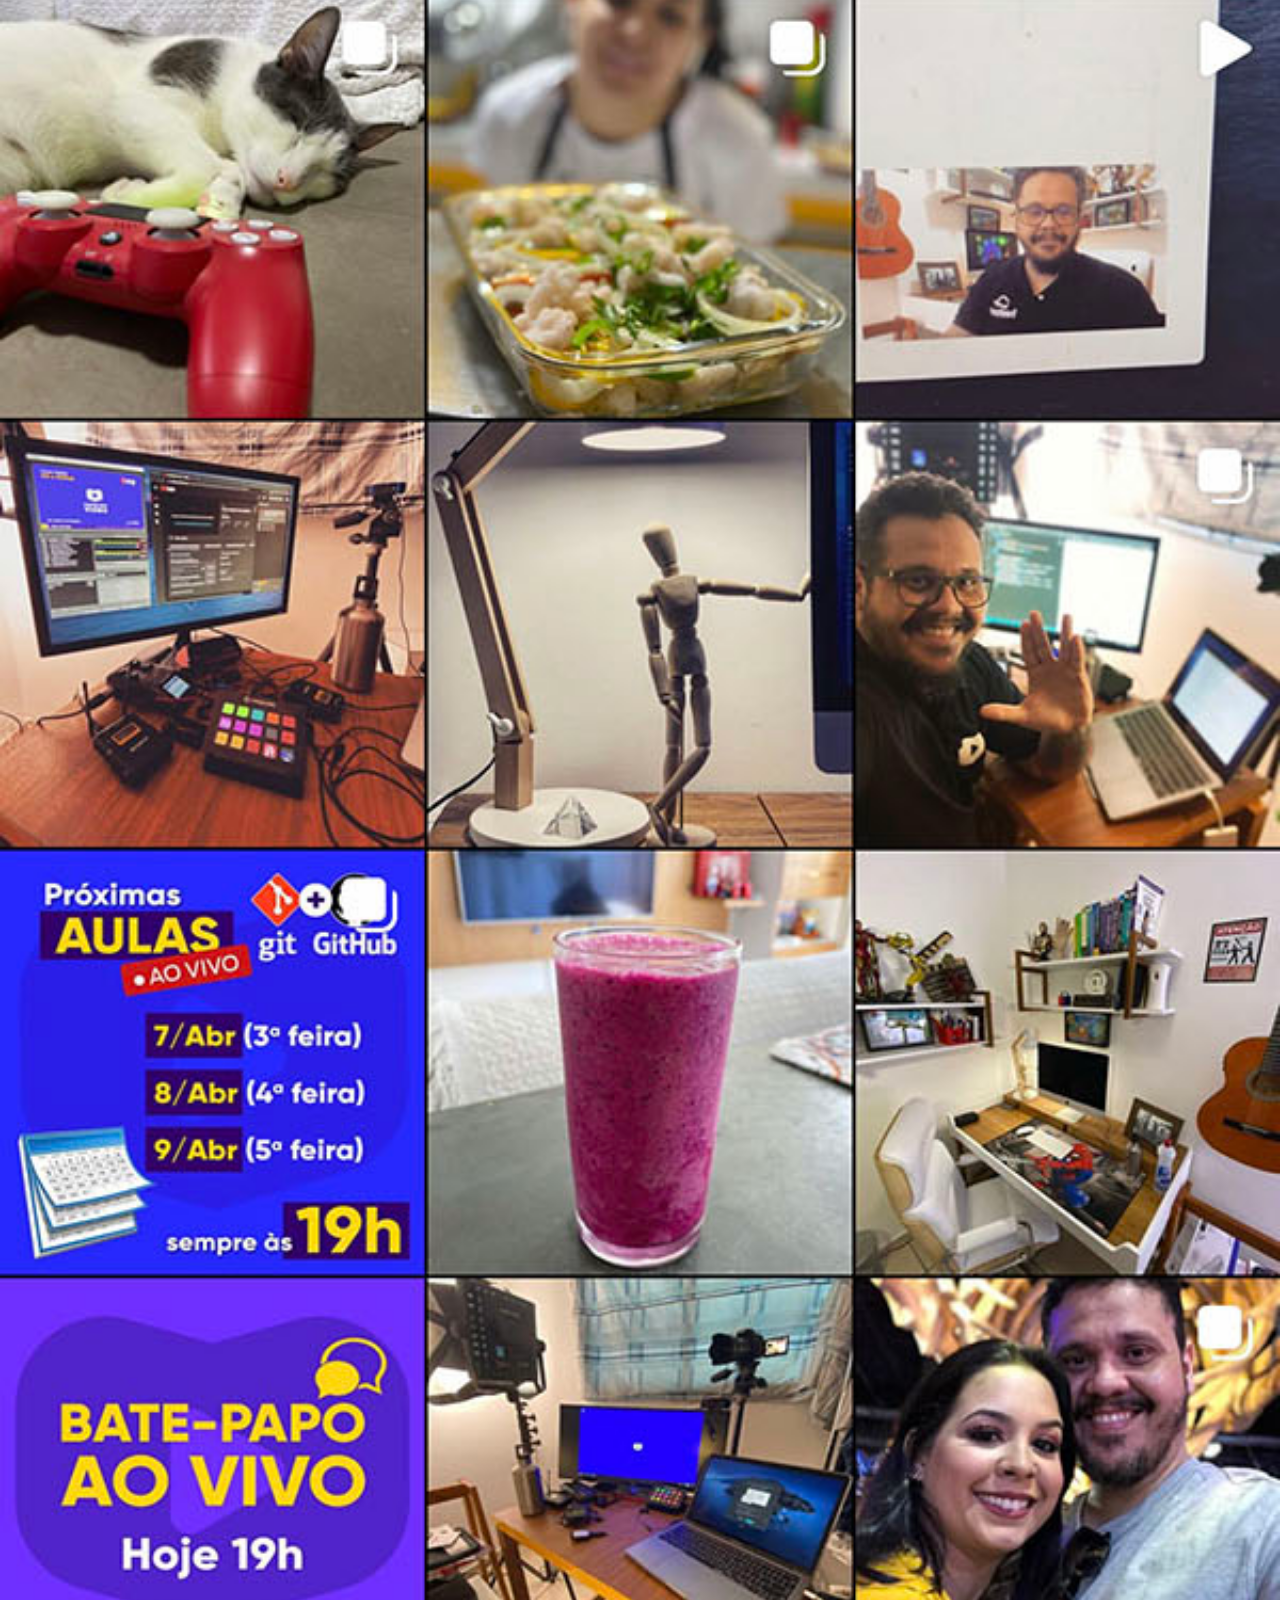
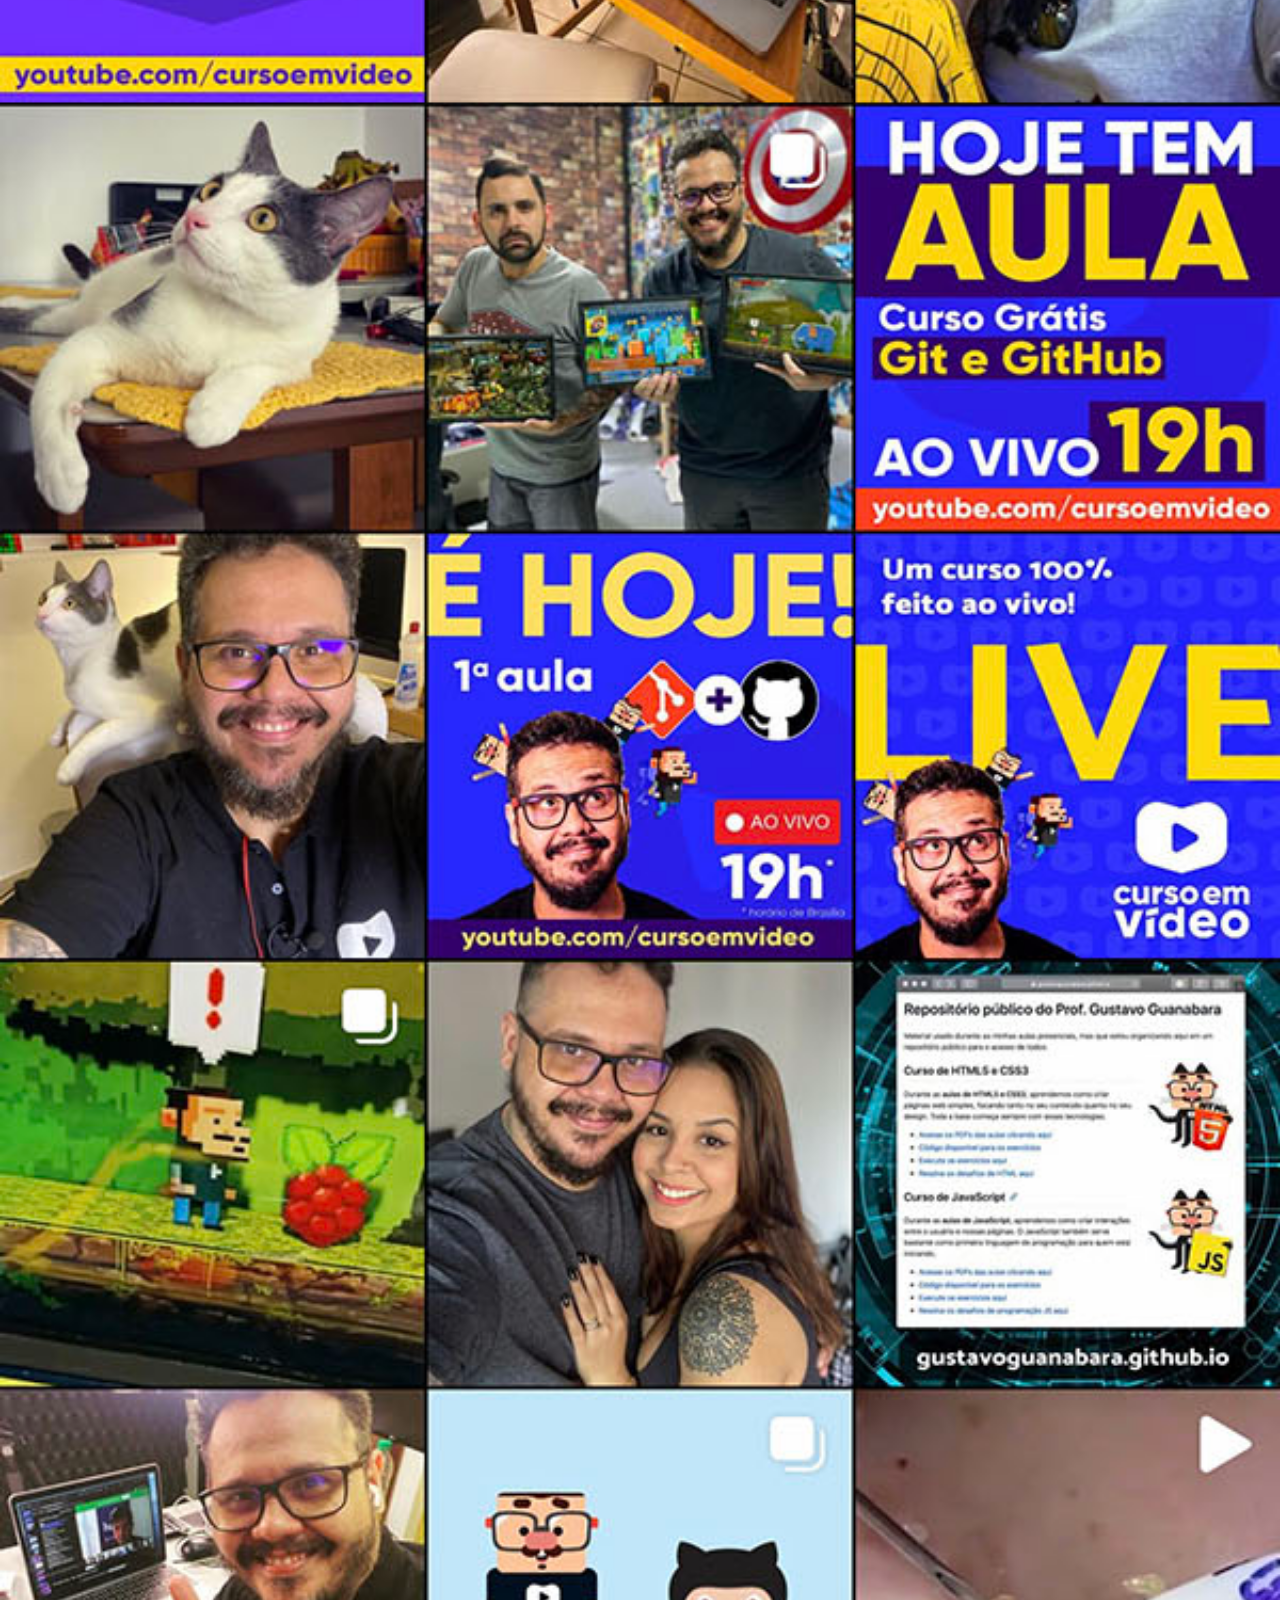
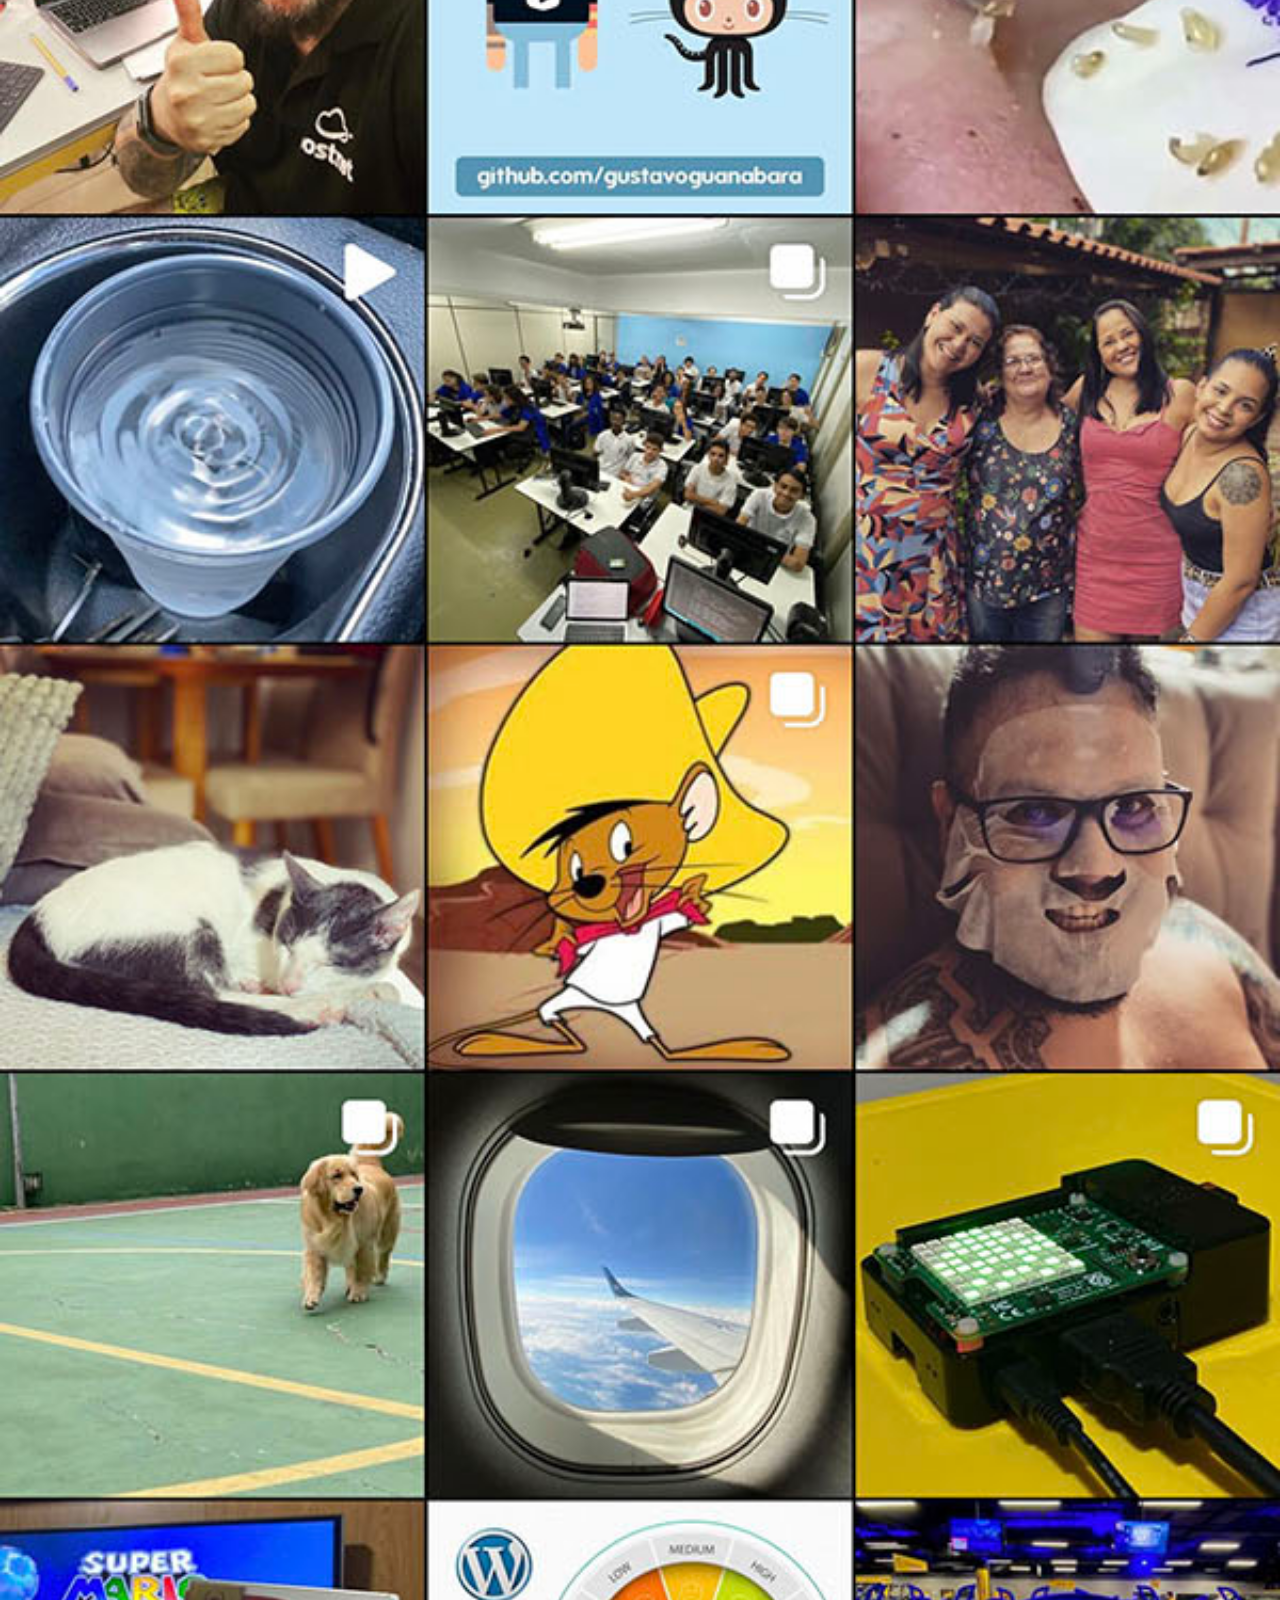
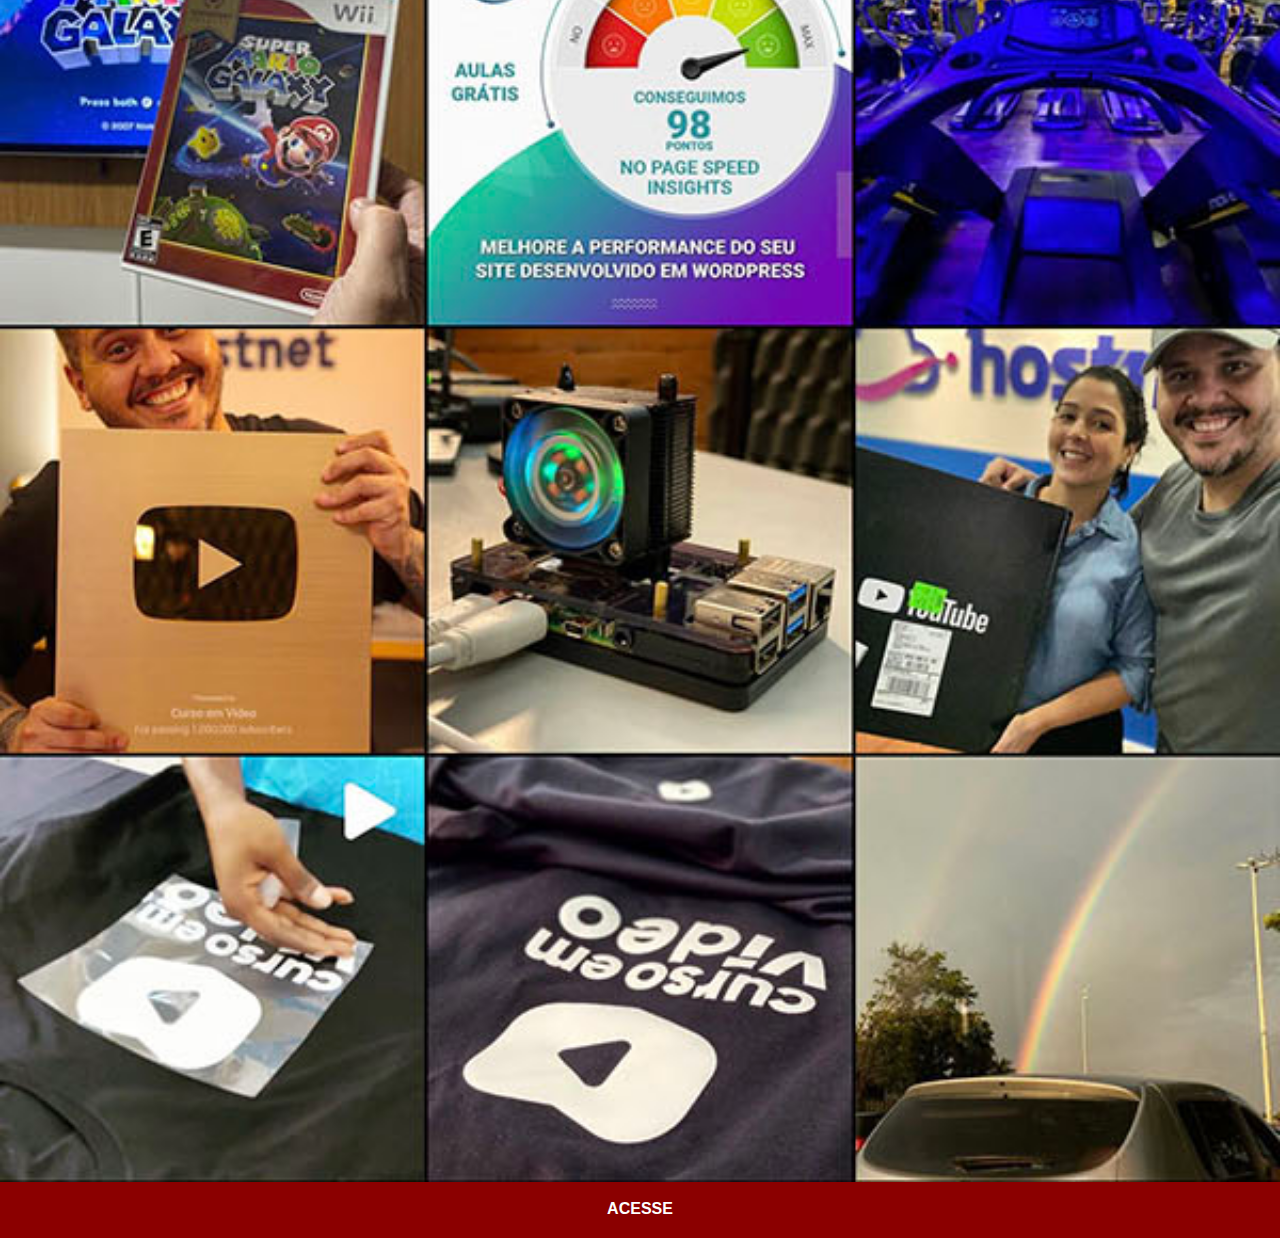
<file: instagram.html>
<!DOCTYPE html>
<html lang="pt-br">
<head>
    <meta charset="UTF-8">
    <meta http-equiv="X-UA-Compatible" content="IE=edge">
    <meta name="viewport" content="width=device-width, initial-scale=1.0">
    <title>Instagram</title>
    <link rel="stylesheet" href="estilos/social.css">
</head>
<body>
    <img src="imagens/tela-instagram.jpg" alt="instagram">
    <a href="https://www.instagram.com/gustavoguanabara/" target="_blank">ACESSE</a>
</body>
</html>
</file>
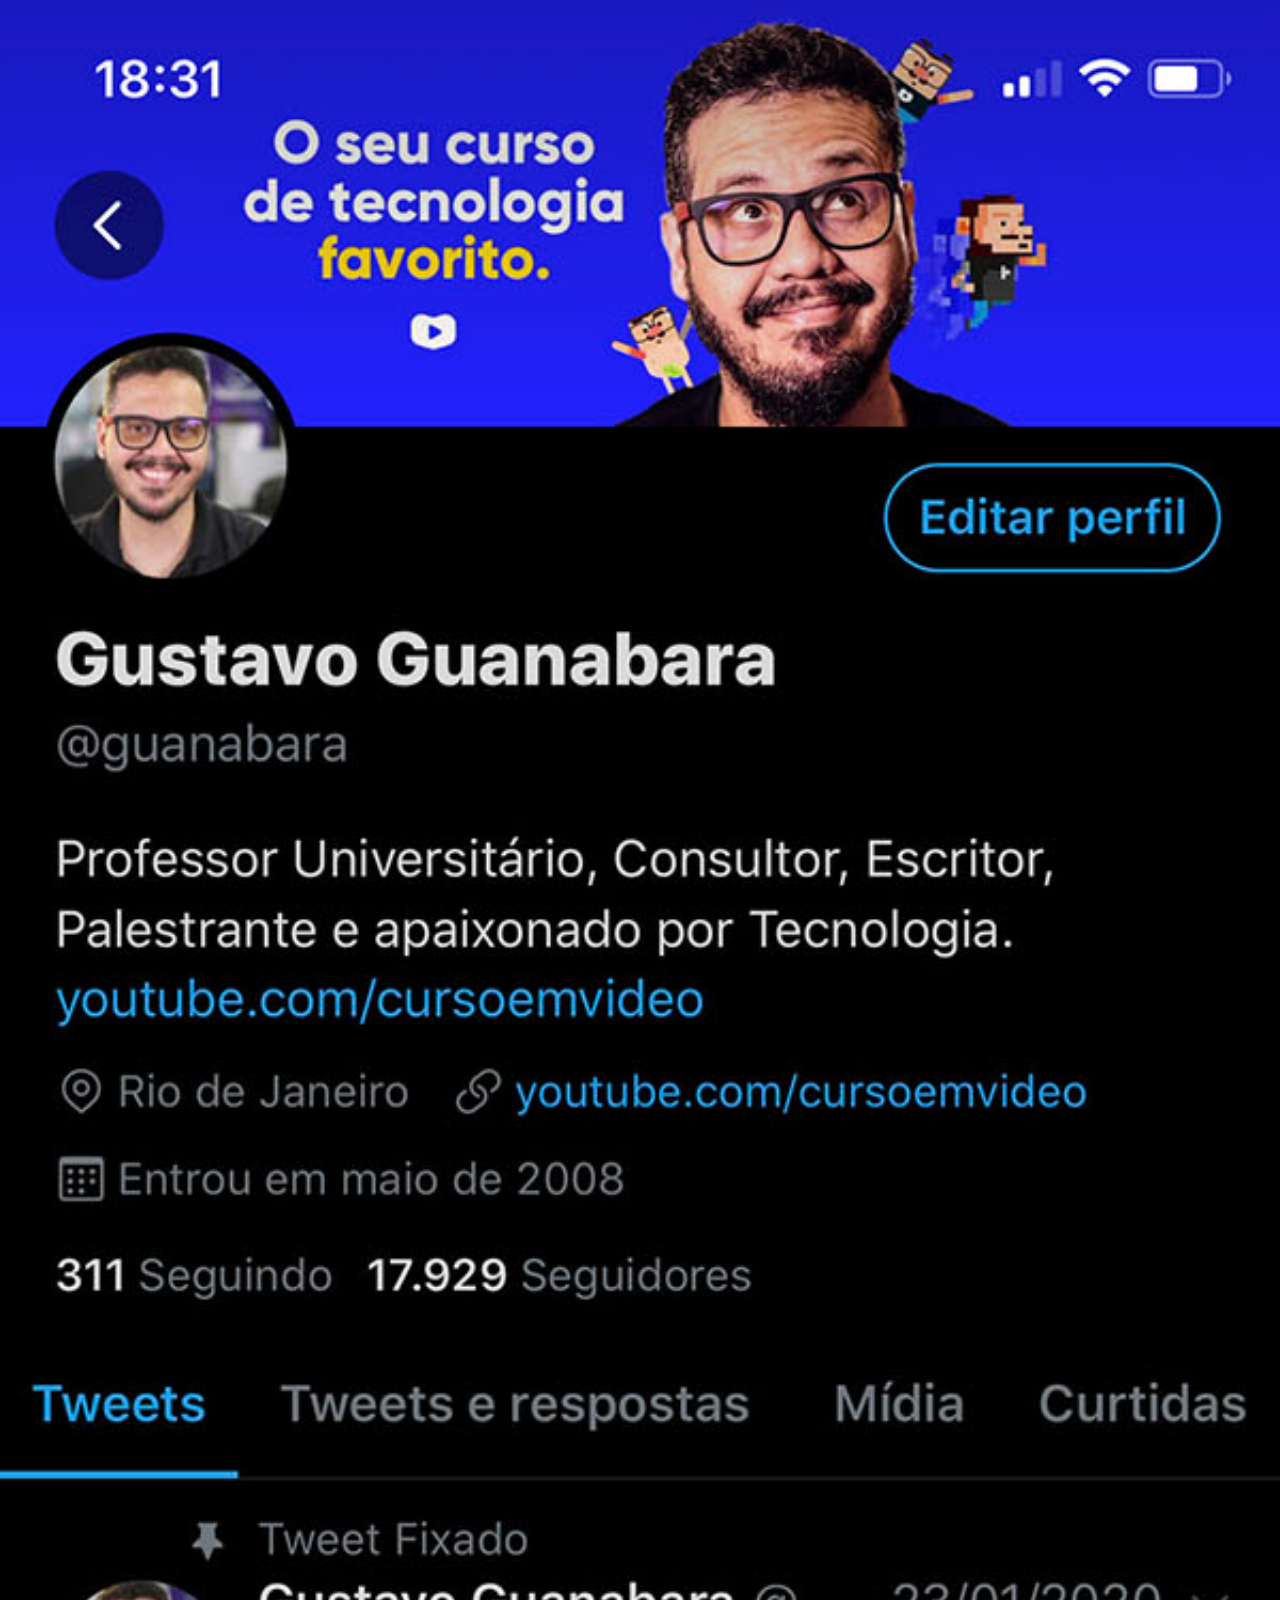
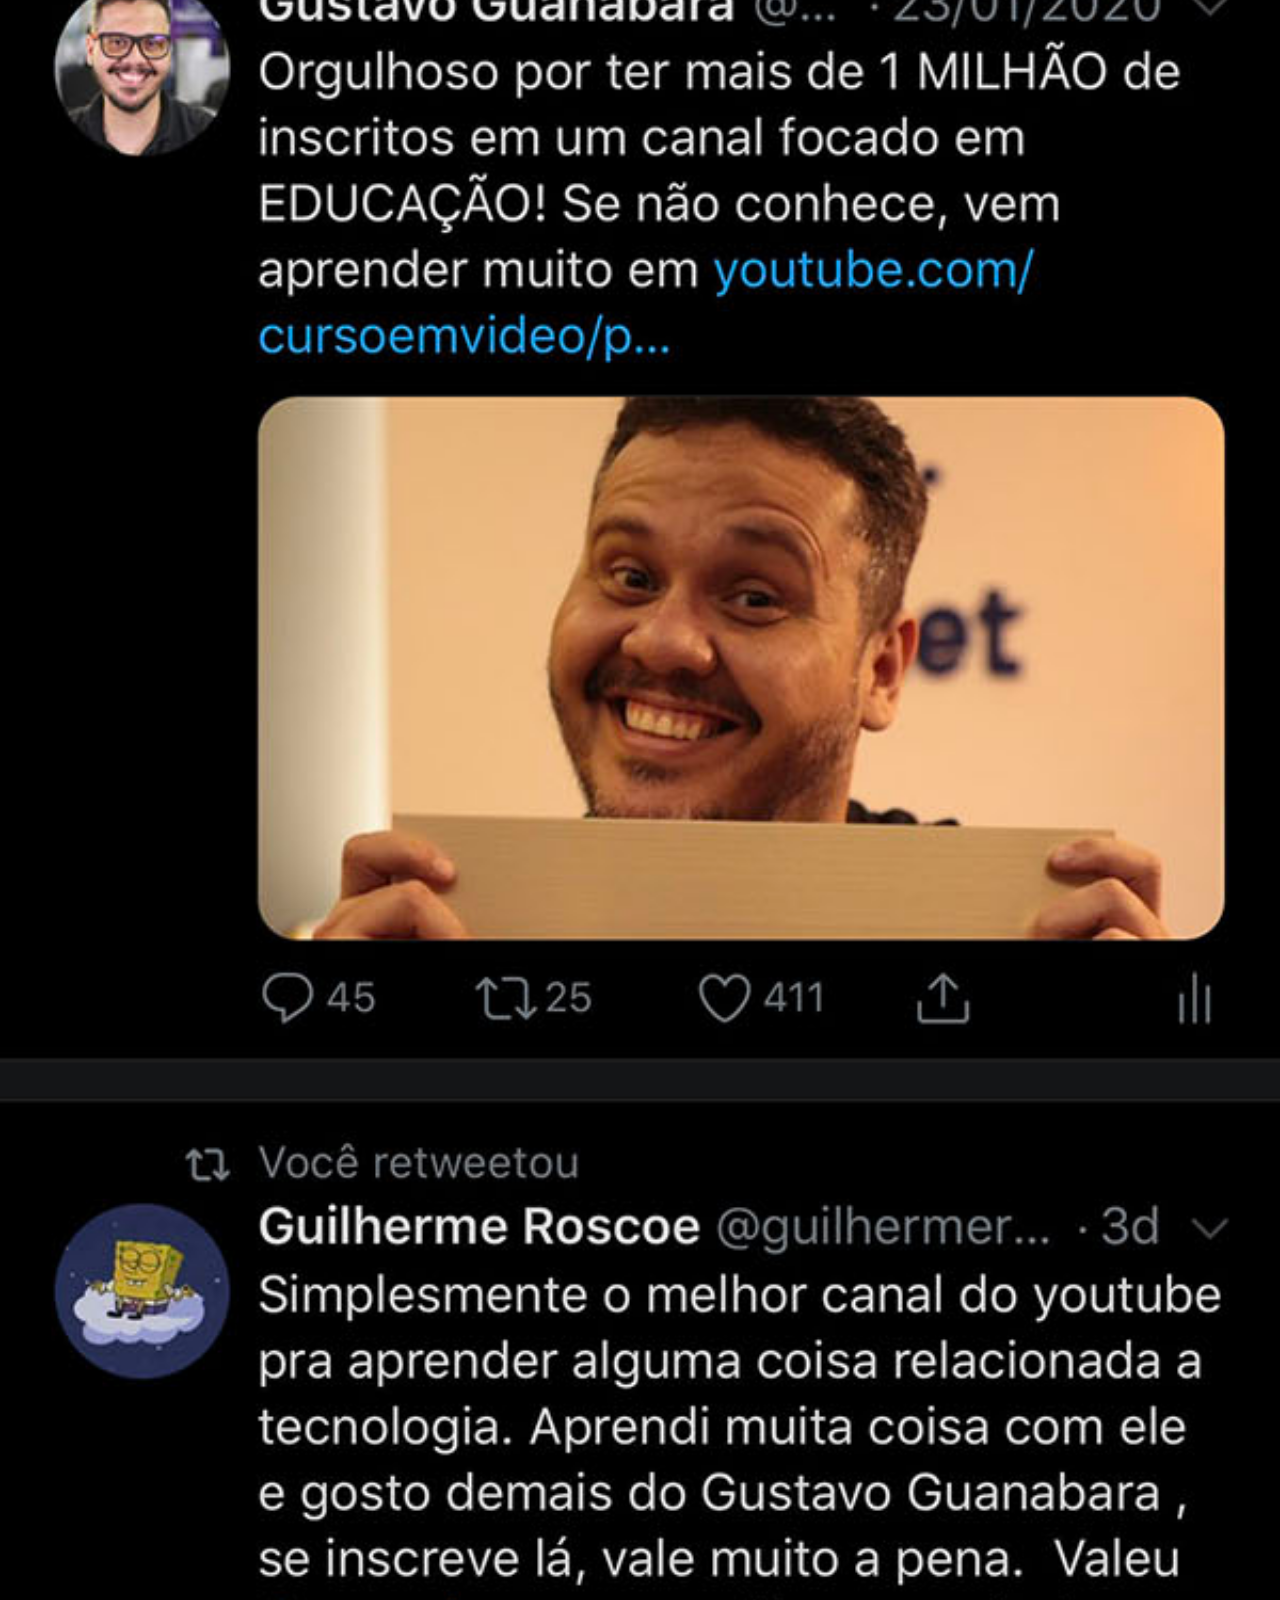
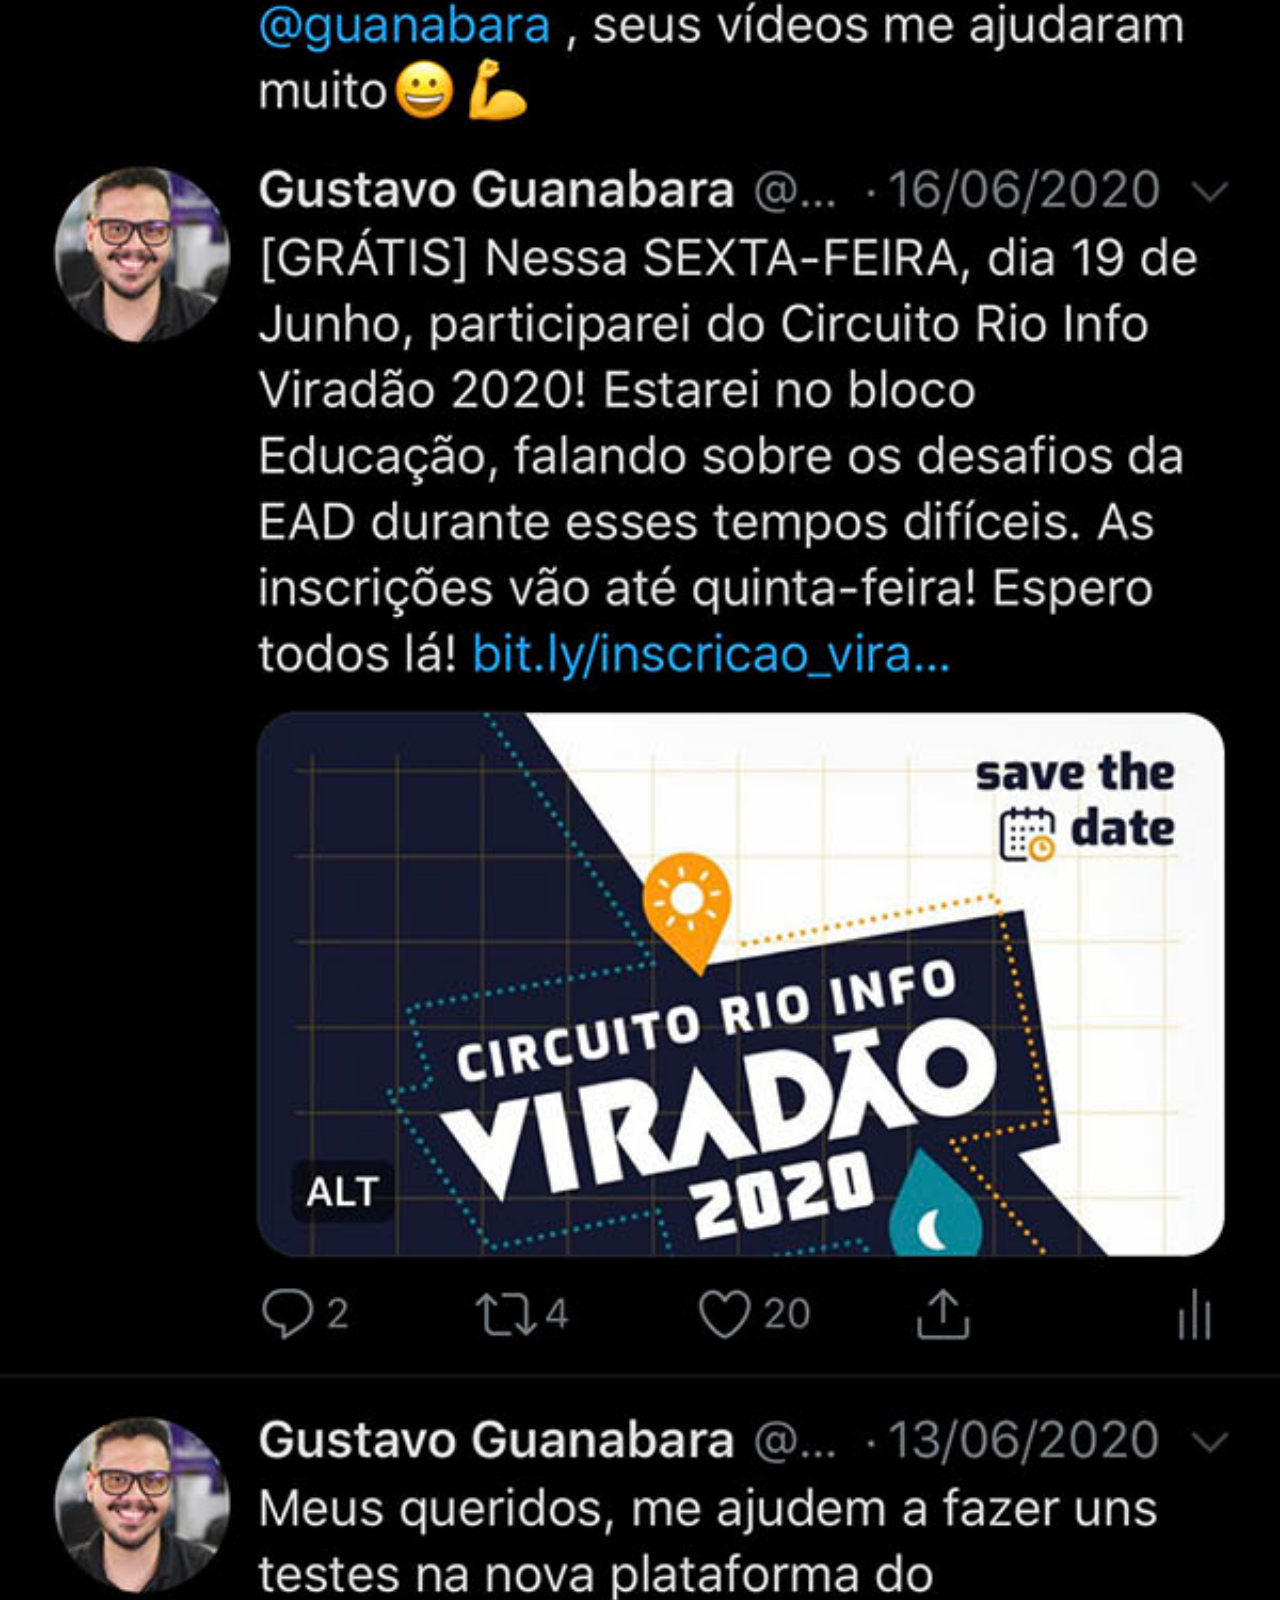
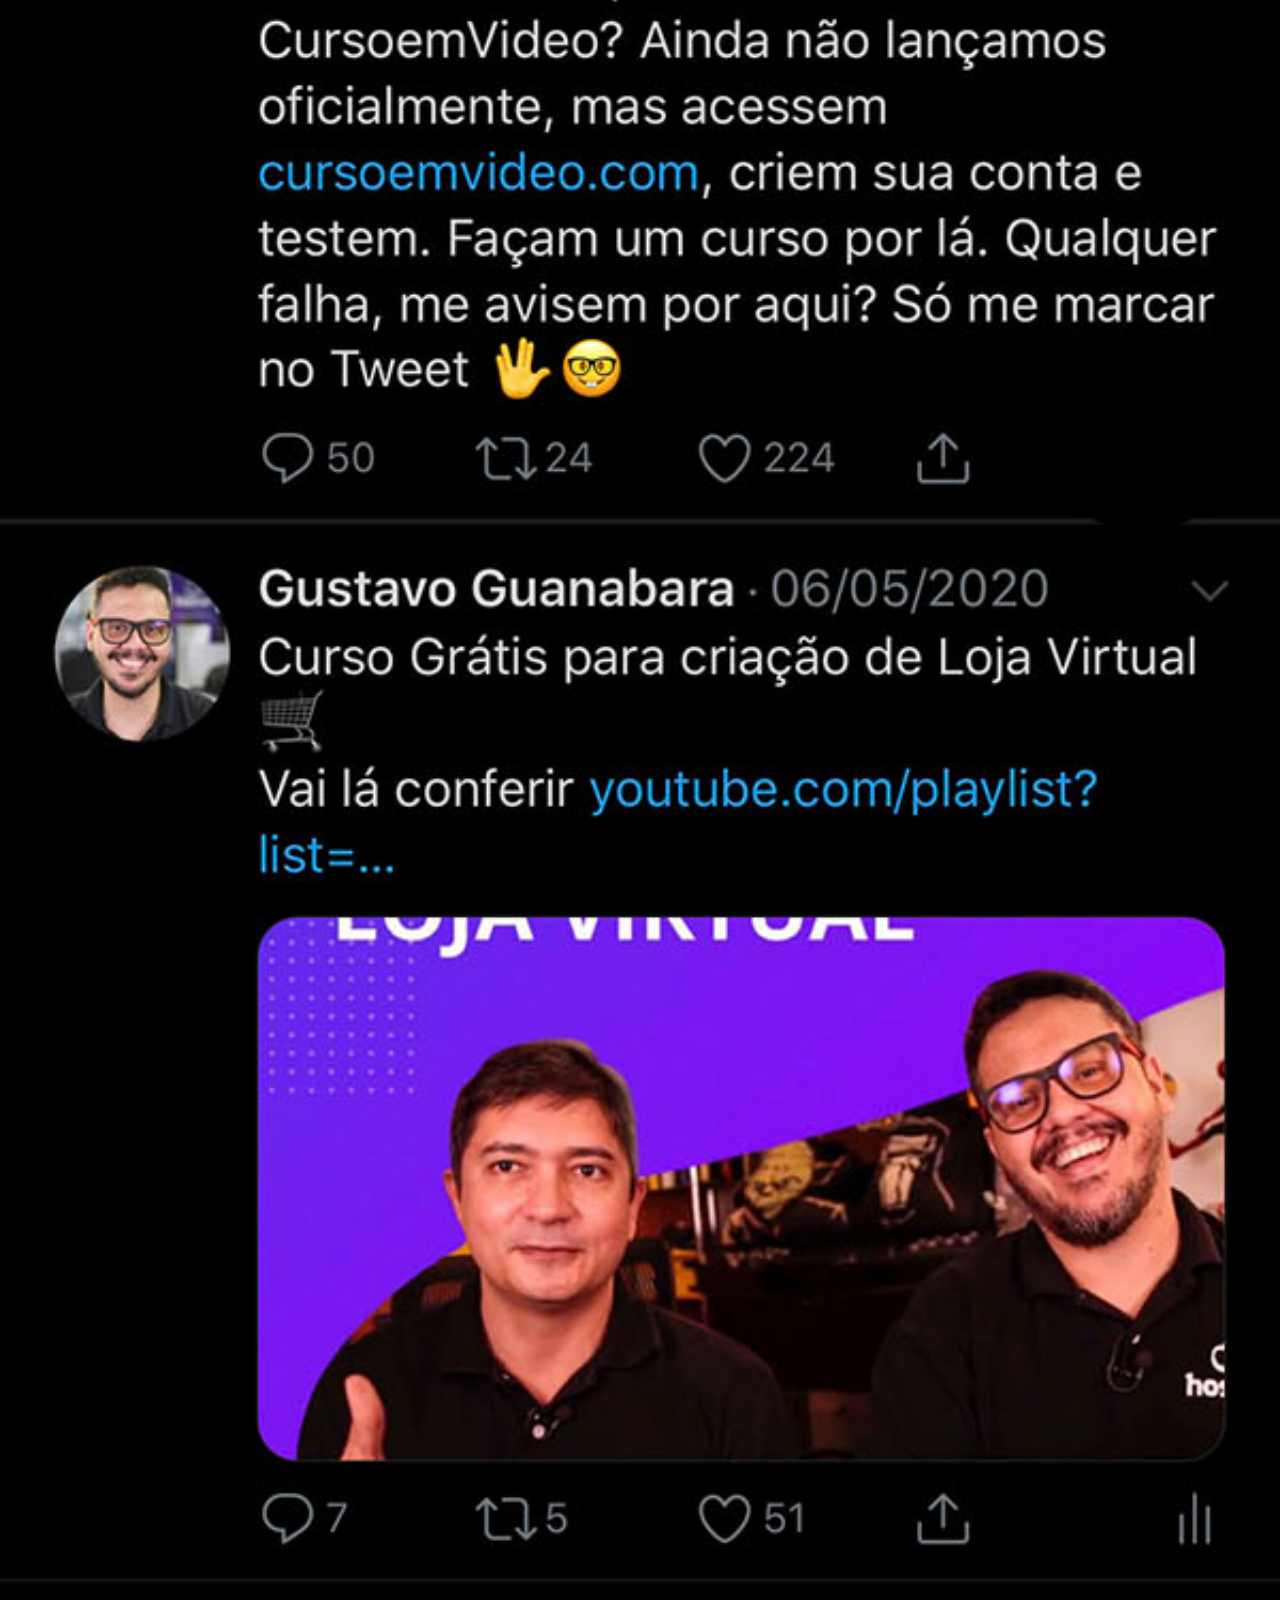
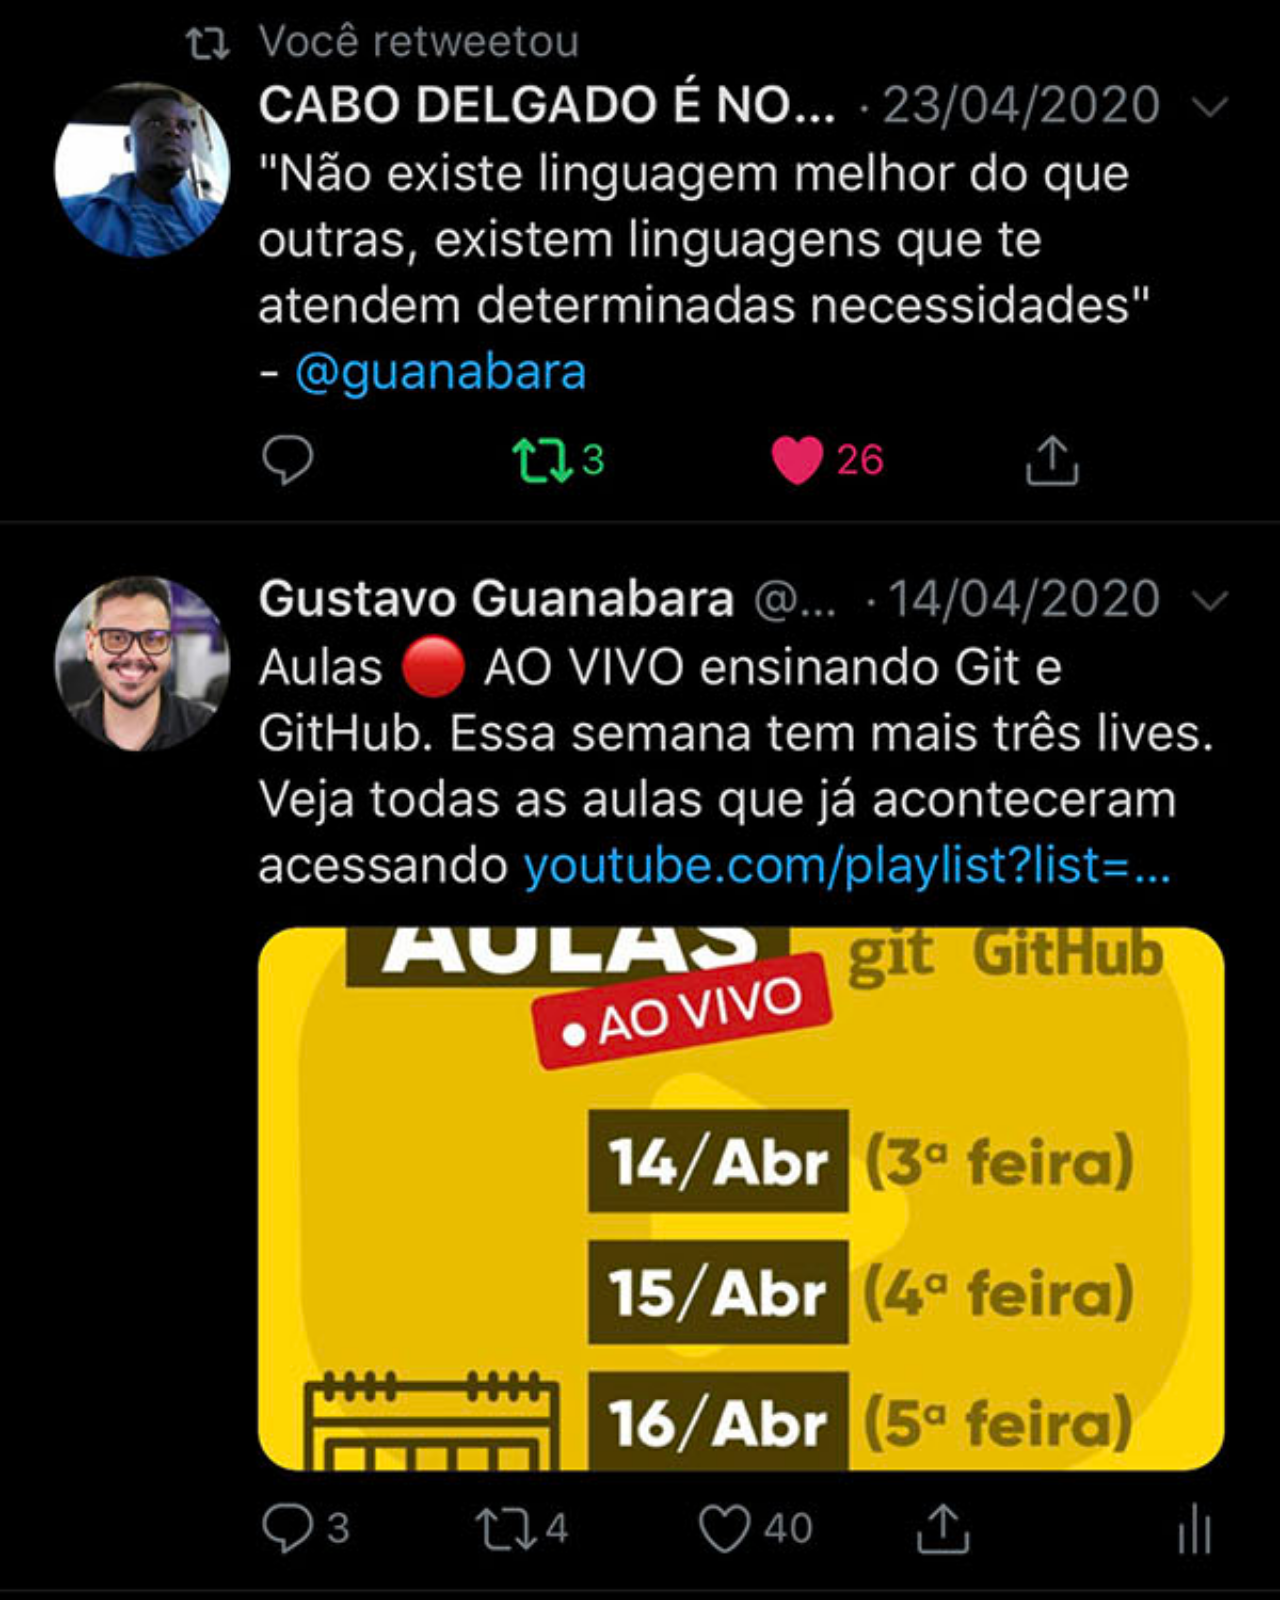
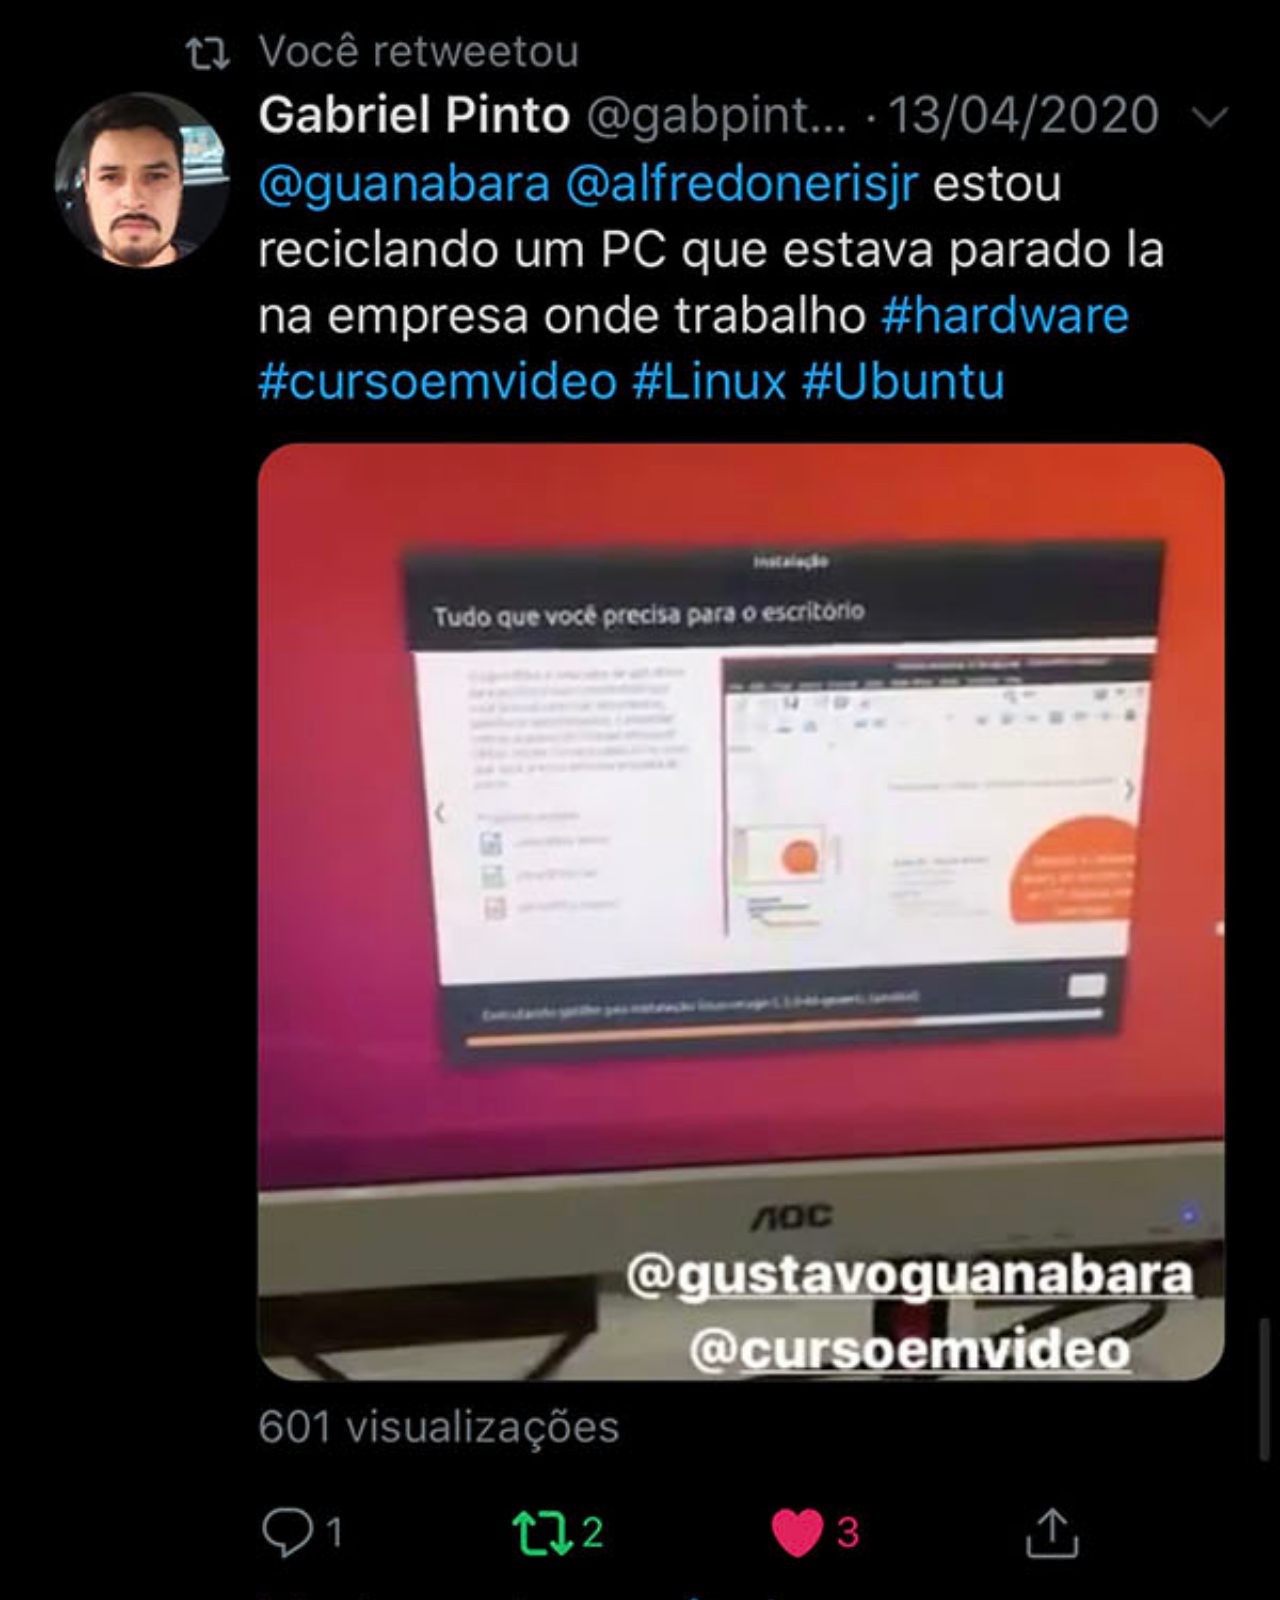
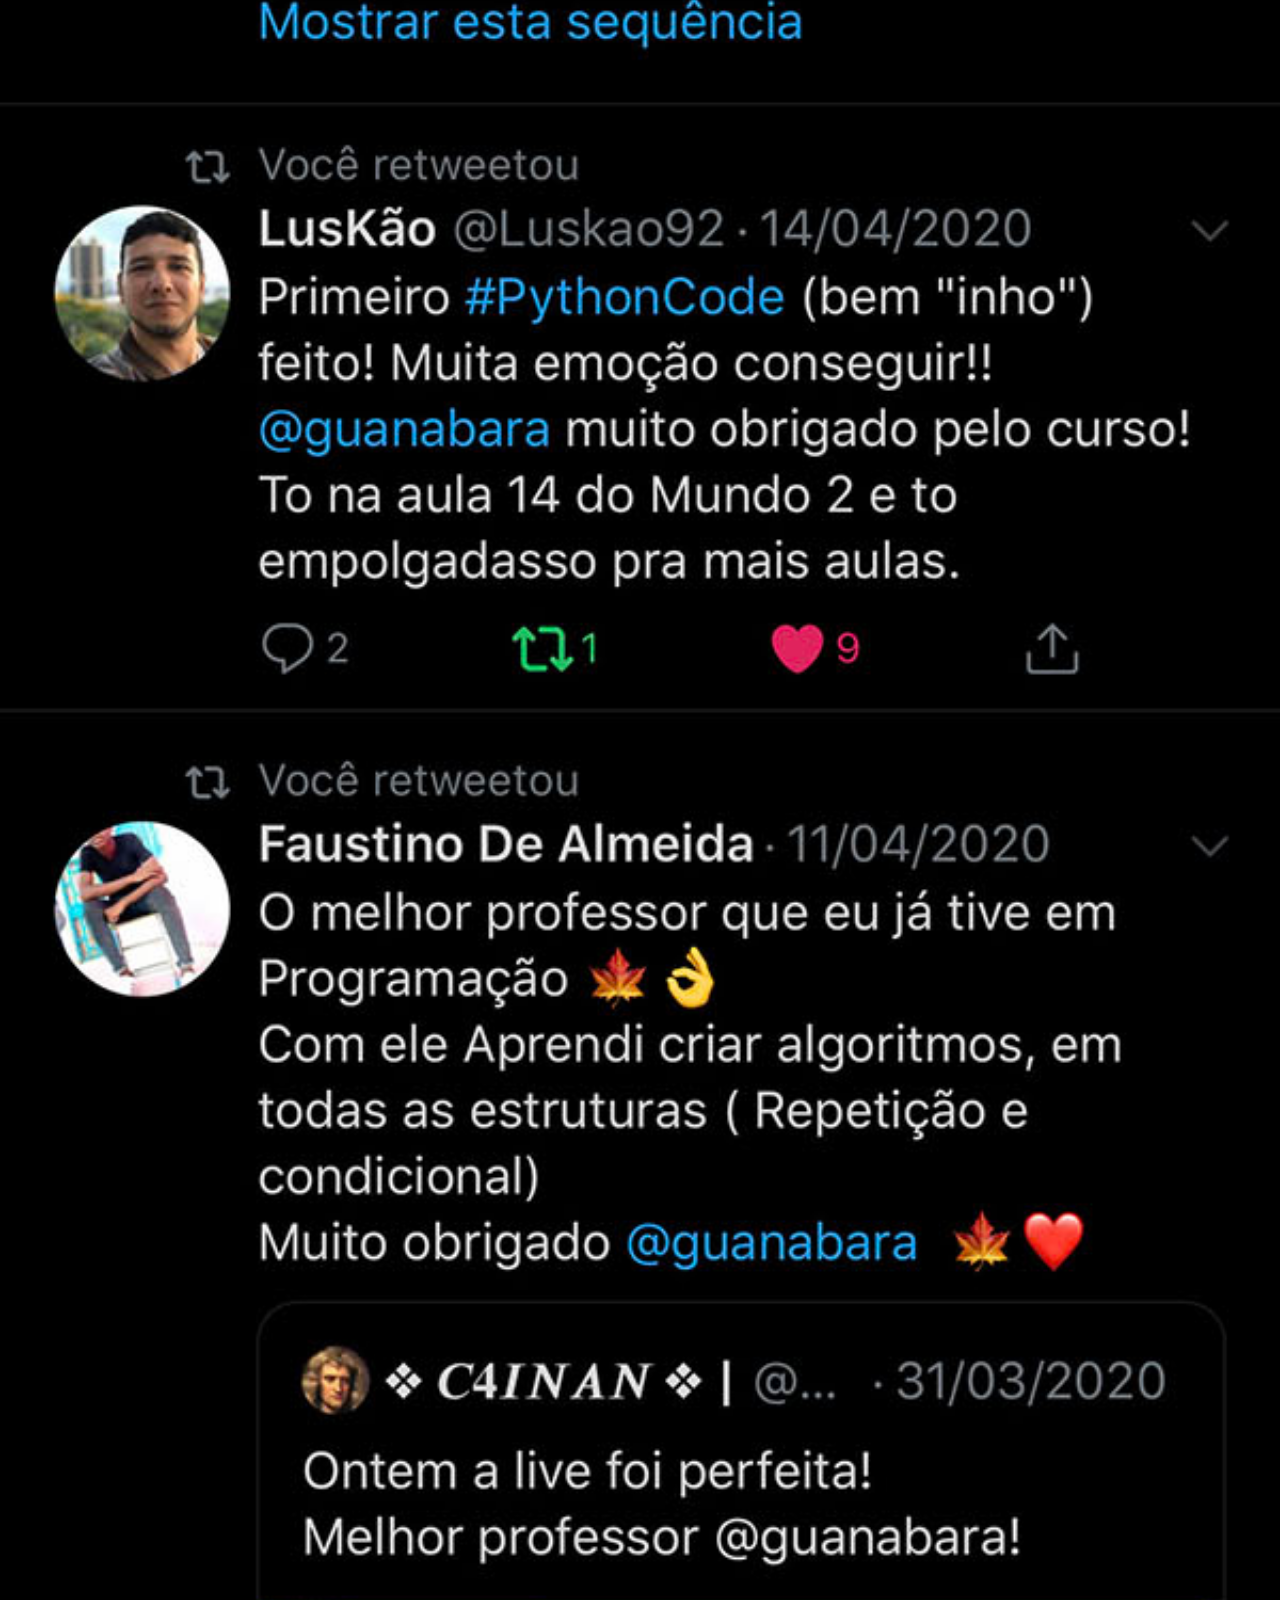
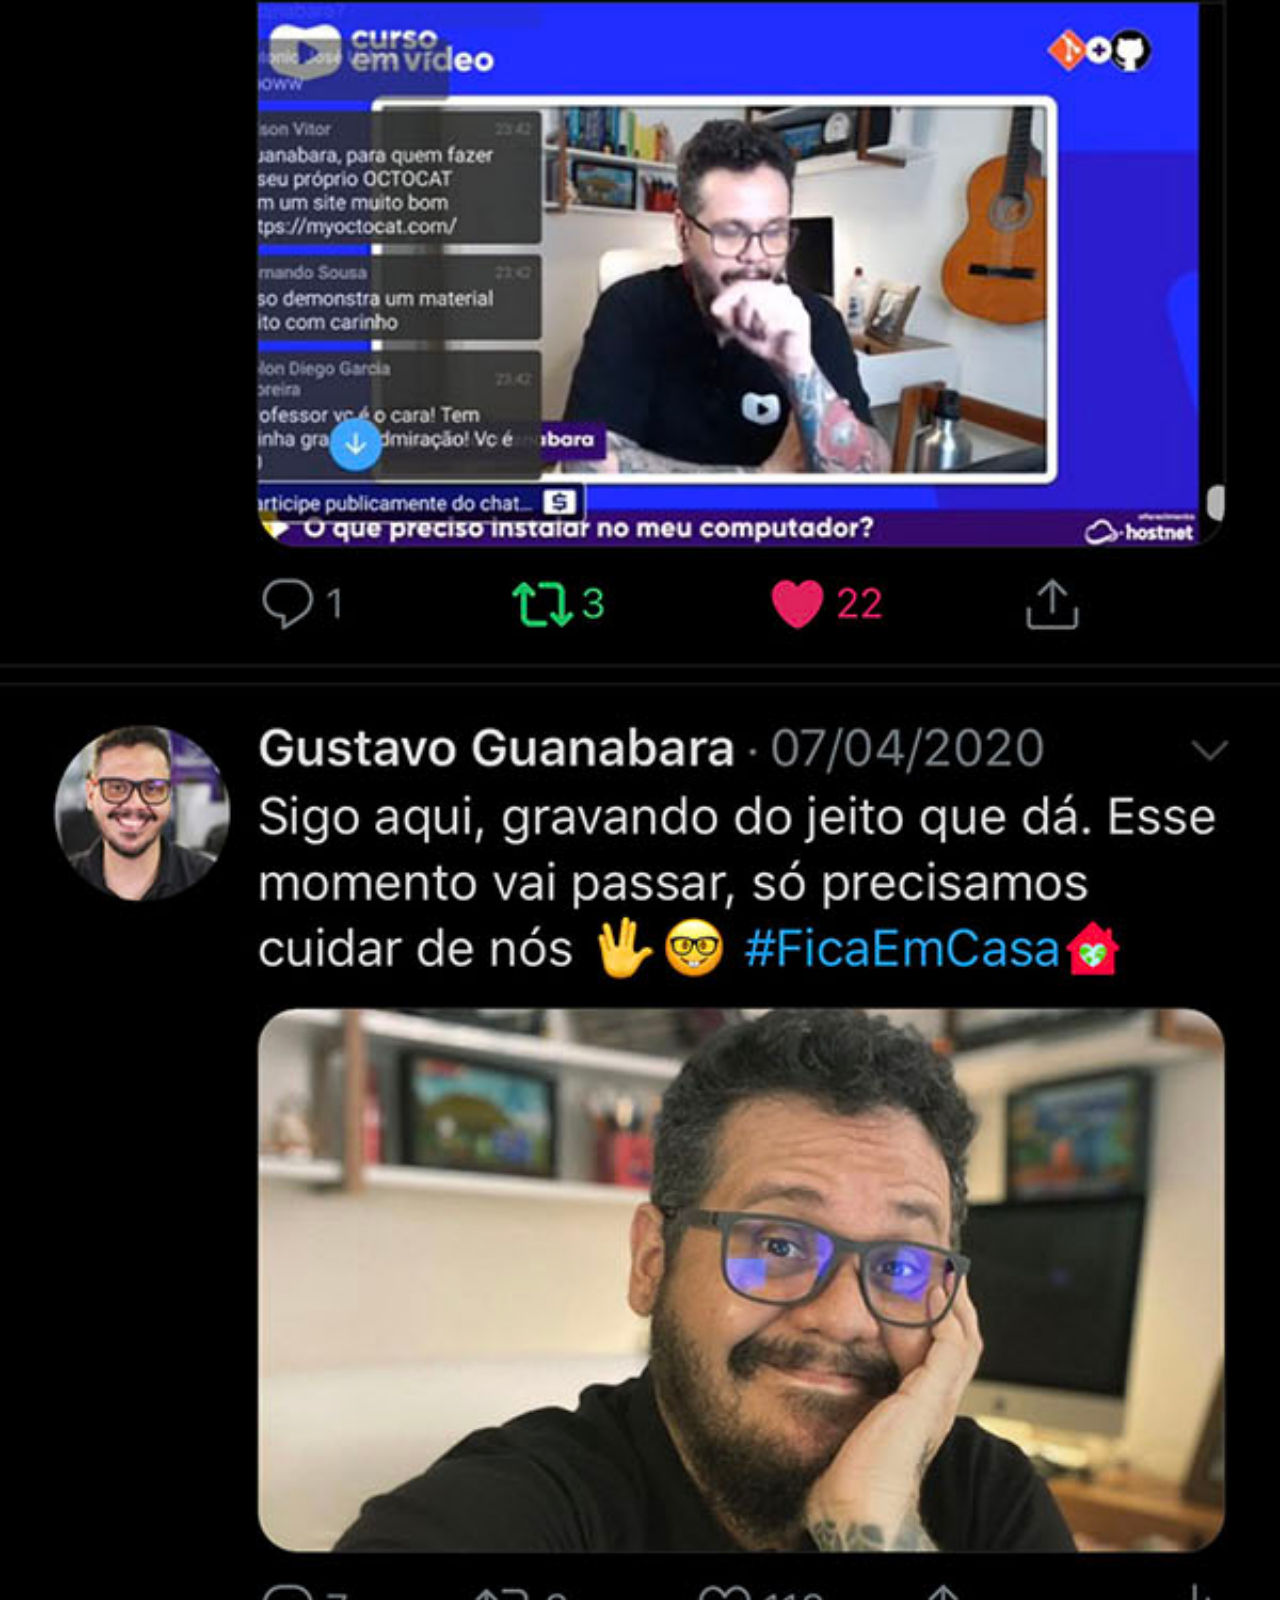
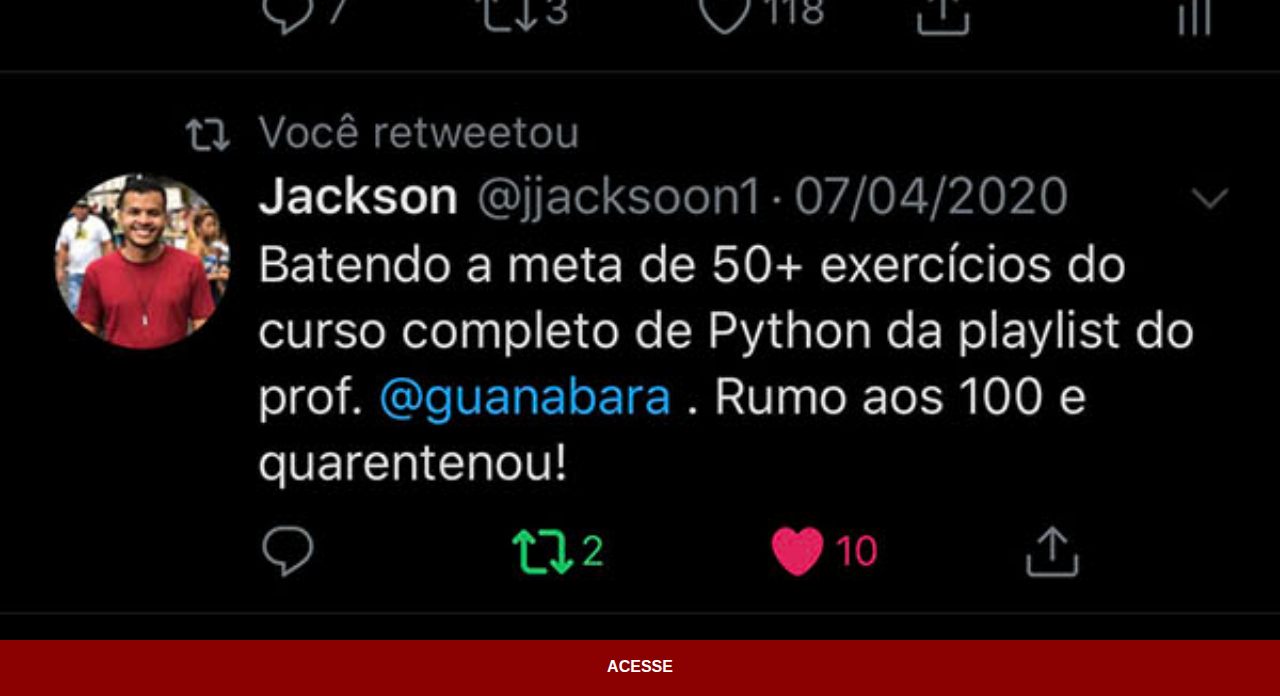
<file: twitter.html>
<!DOCTYPE html>
<html lang="pt-br">
<head>
    <meta charset="UTF-8">
    <meta http-equiv="X-UA-Compatible" content="IE=edge">
    <meta name="viewport" content="width=device-width, initial-scale=1.0">
    <link rel="stylesheet" href="estilos/social.css">
    <title>Twitter</title>
</head>
<body>
    <img src="imagens/tela-twitter.jpg" alt="Twitter"> 
    <a href="https://twitter.com/guanabara" target="_blank">ACESSE</a>
</body>
</html>
</file>
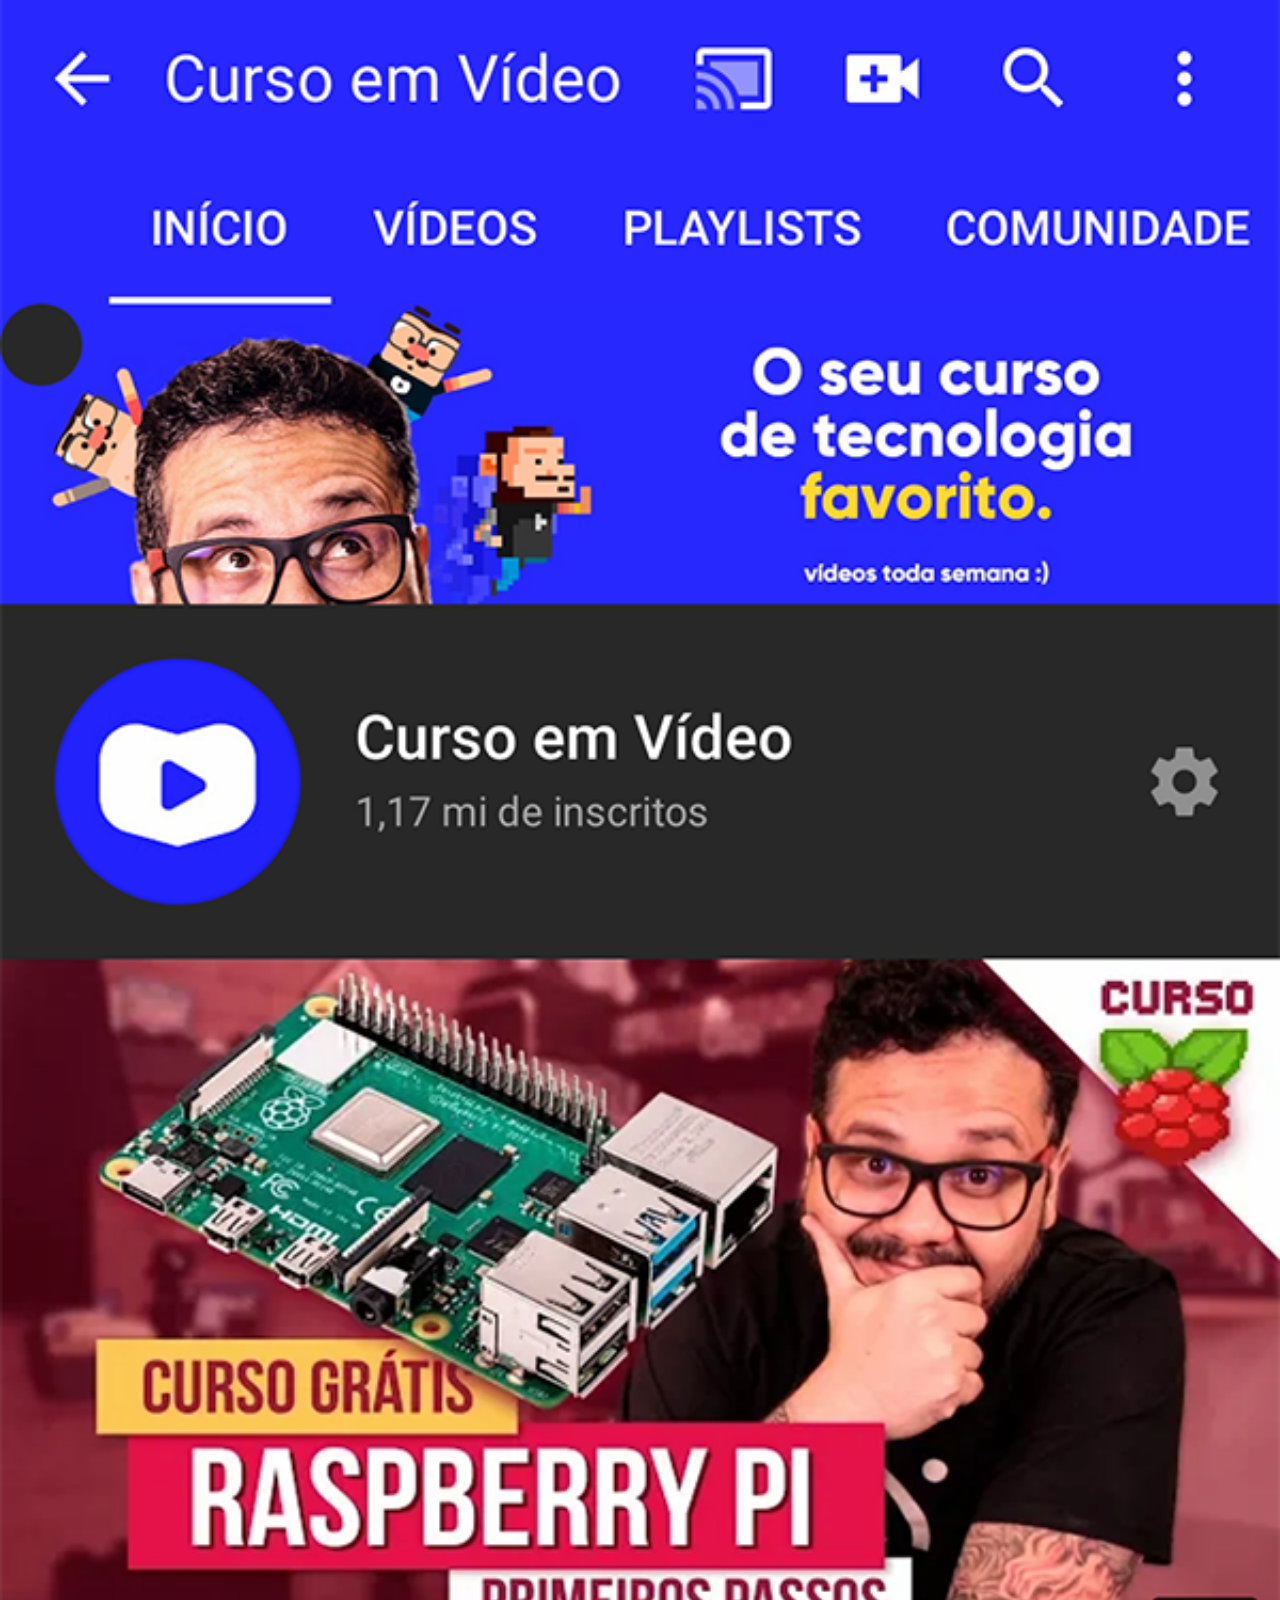
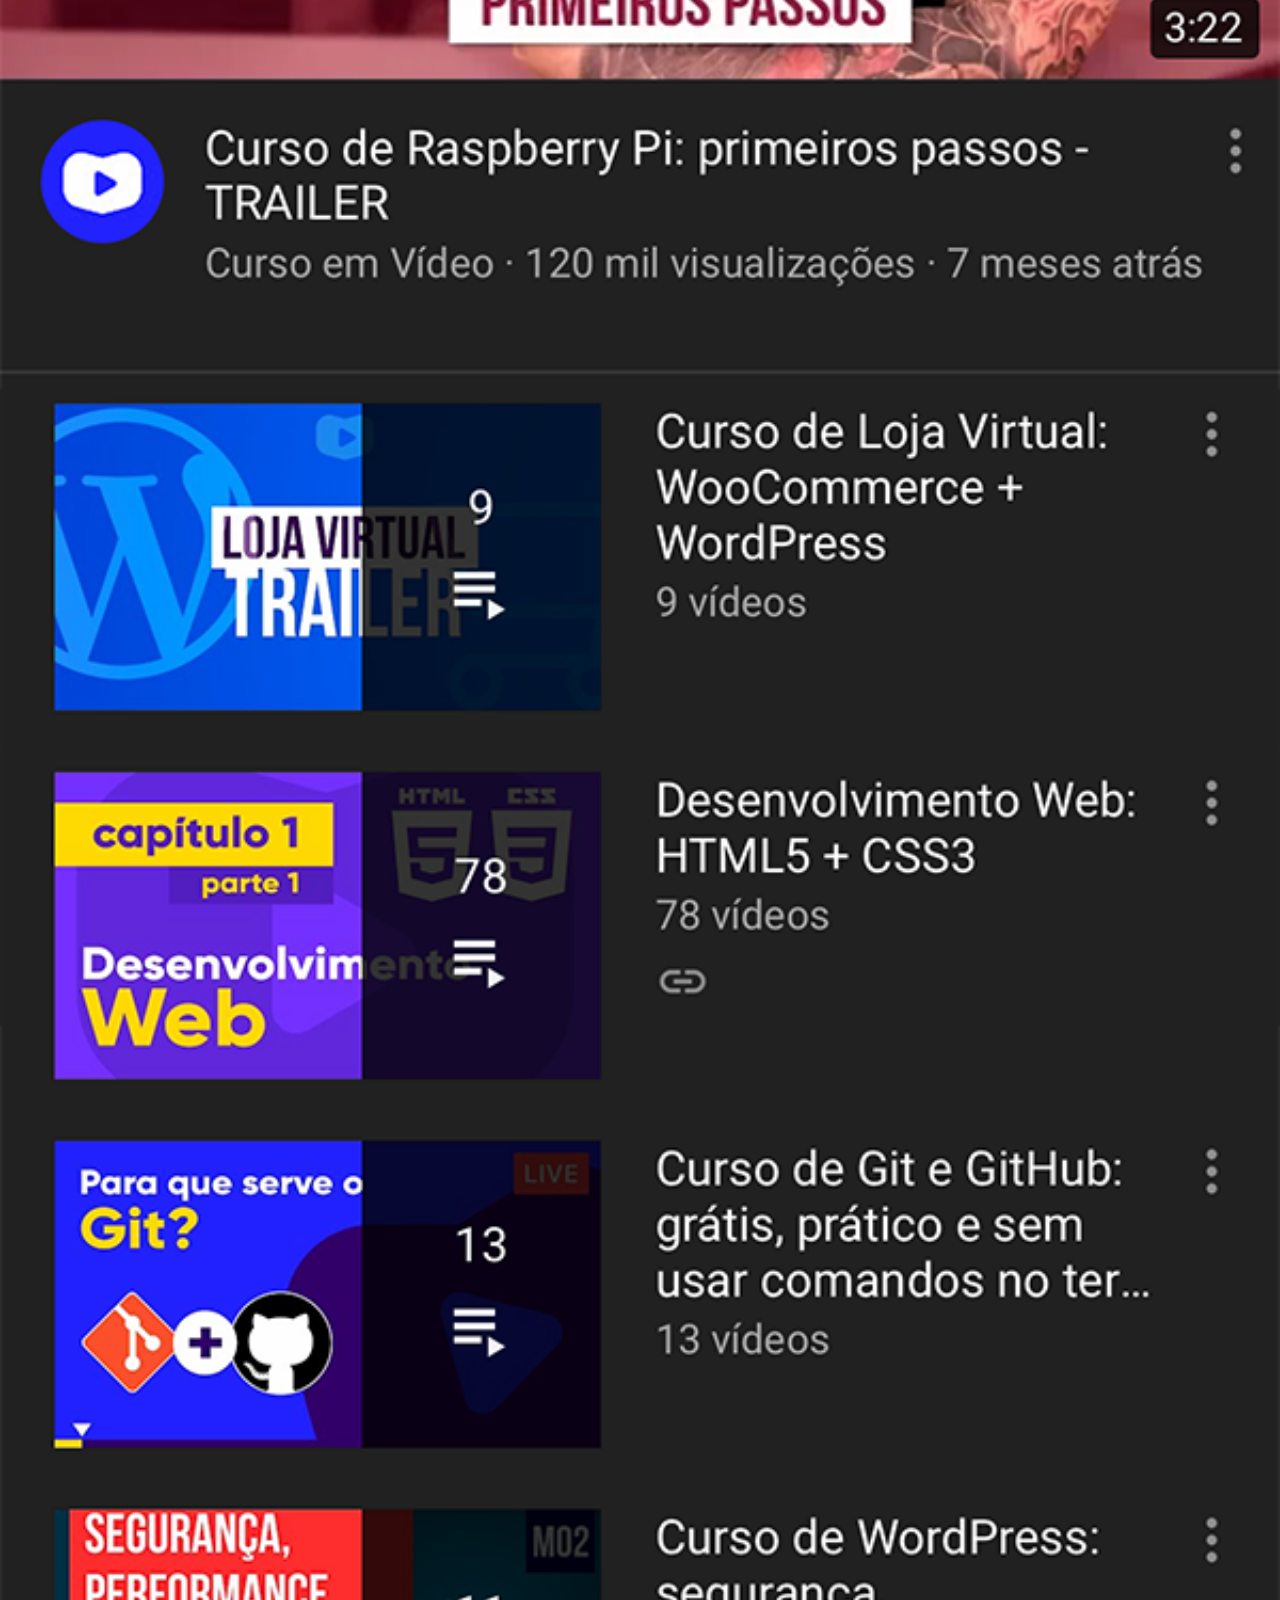
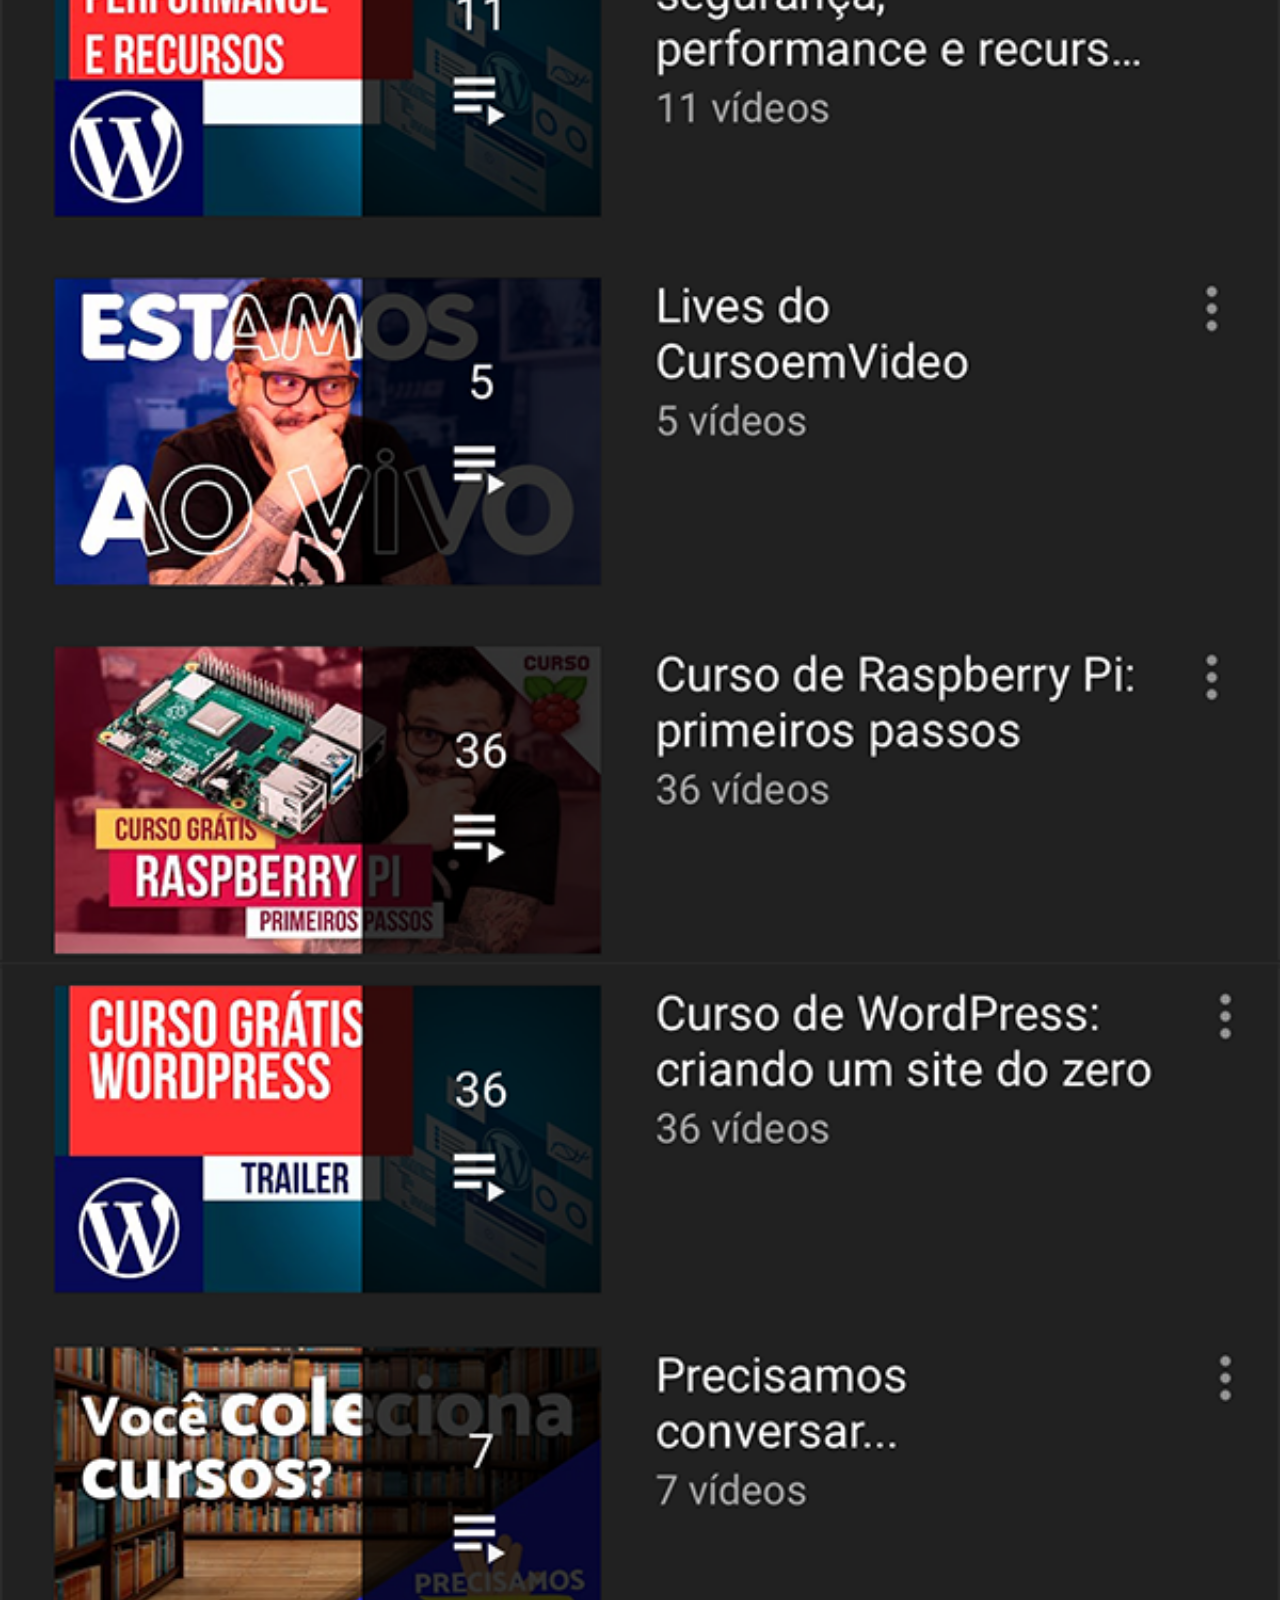
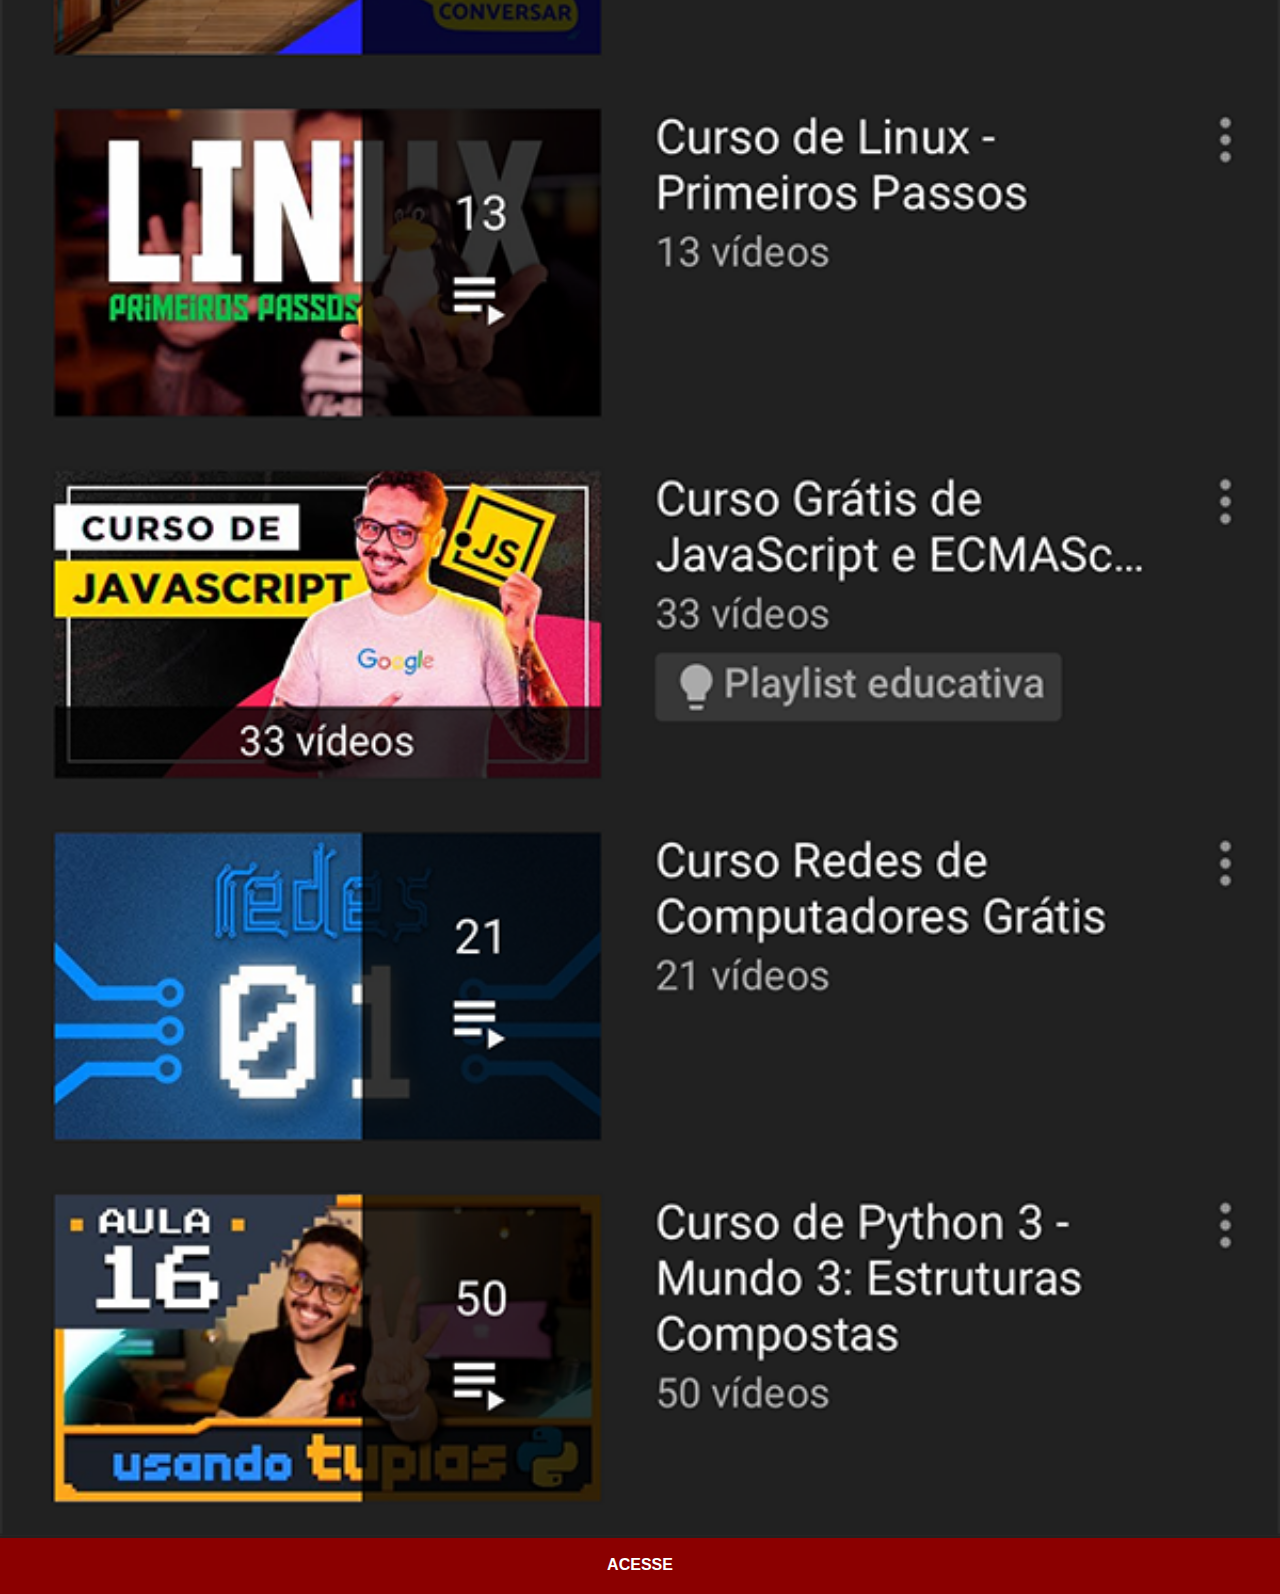
<file: youtube.html>
<!DOCTYPE html>
<html lang="pt-br">
<head>
    <meta charset="UTF-8">
    <meta http-equiv="X-UA-Compatible" content="IE=edge">
    <meta name="viewport" content="width=device-width, initial-scale=1.0">
    <link rel="stylesheet" href="estilos/social.css">
    <title>YouTube</title>
</head>
<body>
    <img src="imagens/tela-youtube.png" alt="YouTube">
    <a href="https://www.youtube.com/@CursoemVideo/playlists" target="_blank">ACESSE</a>
</body>
</html>
</file>
<file: estilos/style.css>
@charset "UTF-8"; /* regra para que não haja problema de compatibilidade com caracteres */

*{ /* seletor universal  */ 
    margin: 0px; /* espaçamento entre a borda do conteúdo do elemento e a parte externa: zero */
    padding: 0px;
    font-family: Arial, Helvetica, sans-serif;
}

html, body{
    height: 100vh;
    width: 100vw;
    background-color: black;
}


body{
    background: url('../imagens/fundo-madeira.jpg') no-repeat top center;
    background-size: cover;
    background-attachment: fixed;
}

main{
    height:100vh;
    position:relative;
}

#telefone{
    position: absolute;
    top: 50%;
    left:50%;
    transform: translate(-50%,-50%);

    height: 627px; 
    width: 311px;
    background-color: blue;
    background:url('../imagens/frame-iphone.png') no-repeat; 
} 

#tela{
    position: relative;
    top: 80px;
    left:22px;
    width:267px;
    height:471px;
}

#redes-sociais{
    text-align: right;
}

section#redes-sociais img{
    width:50px; 
    margin:10px;
    border-radius:50%;
    box-shadow:2px 2px 2px rgba(0, 0,0,400);
    box-sizing:border-box;
}

section#redes-sociais img:hover{
    border: 2px solid rgba(255, 255,255,0.637);
    transform: translate(-3px, -3px);
    box-shadow: 5px 5px 10px black;
    transition:transform .3s, border 4s; 
}
</file>
<file: estilos/social.css>
@charset "UTF-8";

*{
    margin:0px;
    padding:0px;
    font-family: Arial, Helvetica, sans-serif;
}

::-webkit-scrollbar{
    width:0px;
    height:0px;
}

img{
    width:100vw;

}
a{
    display: block;
    margin-top:-6px; /* espaçamento superior entre a borda do conteúdo e a sua parte externa */
    background-color: darkred;
    color: white;
    padding-top: 90px;
    padding:20px;
    text-align: center;
    font-weight: bolder; 
    text-decoration: none;
} 

a:hover{
    background-color: red;
}
</file>
